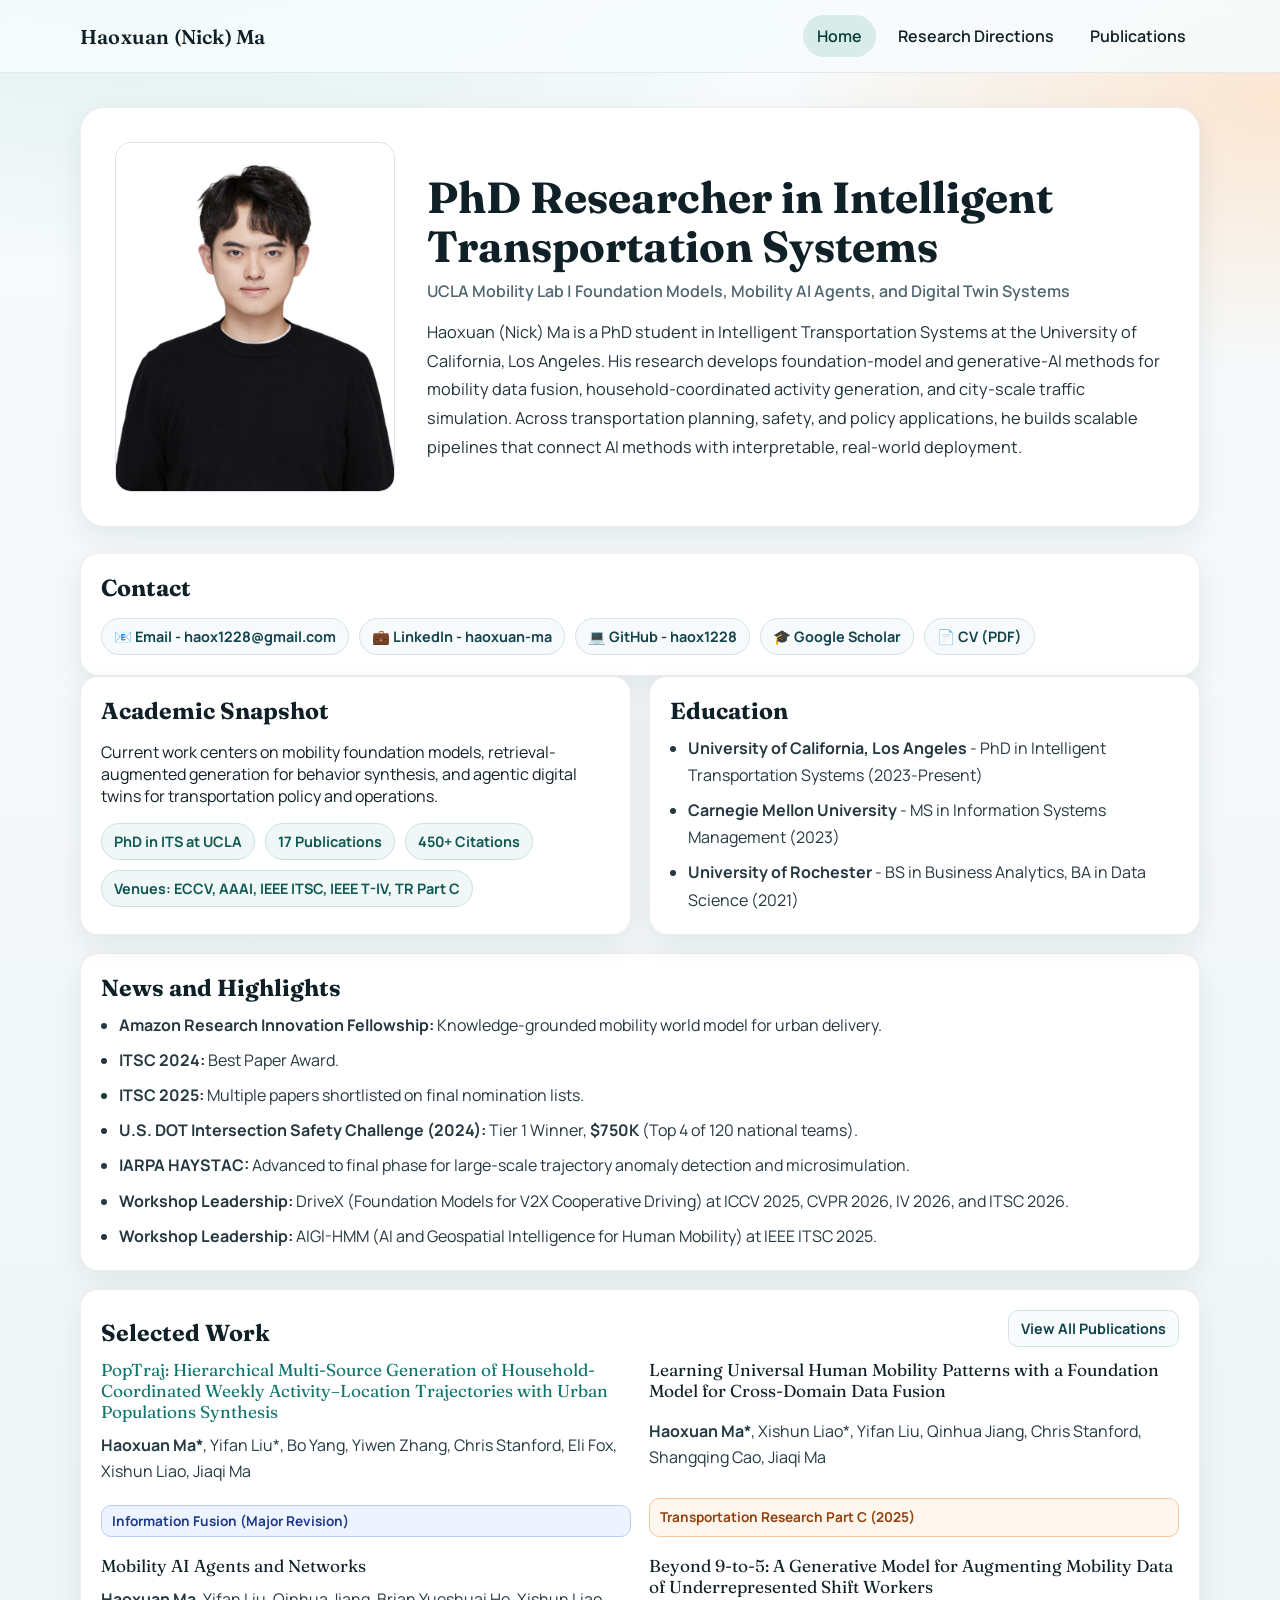
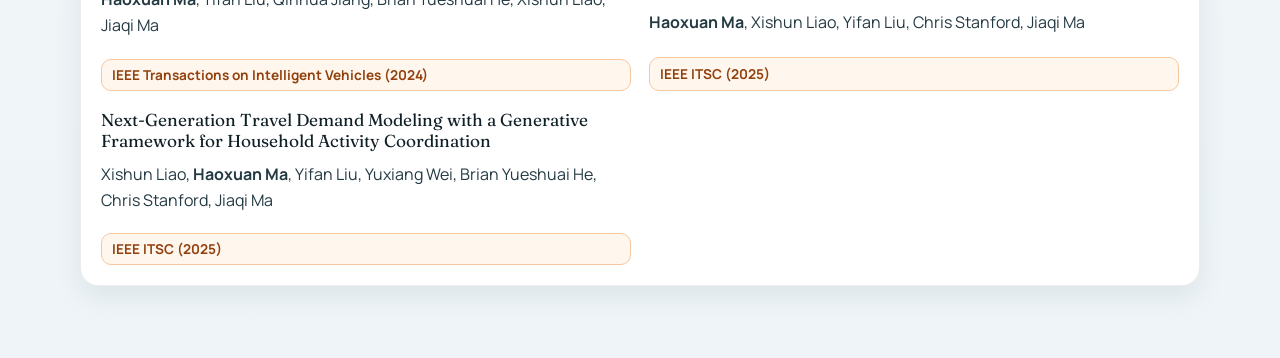
<file: index.html>
﻿<!DOCTYPE html>
<html lang="en">
<head>
  <meta charset="UTF-8">
  <meta name="viewport" content="width=device-width, initial-scale=1.0">
  <meta name="author" content="Haoxuan Ma">
  <meta name="description" content="Haoxuan (Nick) Ma | PhD researcher in intelligent transportation systems, mobility foundation models, and digital twin simulation.">
  <title>Haoxuan Ma | Academic Profile</title>
  <link rel="preconnect" href="https://fonts.googleapis.com">
  <link rel="preconnect" href="https://fonts.gstatic.com" crossorigin>
  <link href="https://fonts.googleapis.com/css2?family=Fraunces:opsz,wght@9..144,500;9..144,700&family=Manrope:wght@400;600;700;800&display=swap" rel="stylesheet">
  <link rel="stylesheet" href="assets/css/style.css">
</head>
<body>
  <header class="site-header">
    <div class="nav-wrap">
      <a class="brand" href="index.html">Haoxuan (Nick) Ma</a>
      <button class="nav-toggle" aria-label="Toggle navigation" aria-expanded="false">Menu</button>
      <nav class="nav-links" aria-label="Main Navigation">
        <a class="active" href="index.html">Home</a>
        <a href="research.html">Research Directions</a>
        <a href="publications.html">Publications</a>
      </nav>
    </div>
  </header>

  <main>
    <section class="hero">
      <img src="personalimage.JPG" alt="Portrait of Haoxuan Ma" class="hero-photo">
      <div>
        <h1>PhD Researcher in Intelligent Transportation Systems</h1>
        <p class="subtitle">UCLA Mobility Lab | Foundation Models, Mobility AI Agents, and Digital Twin Systems</p>
        <p class="bio">
          Haoxuan (Nick) Ma is a PhD student in Intelligent Transportation Systems at the University of California, Los Angeles. His research develops foundation-model and generative-AI methods for mobility data fusion, household-coordinated activity generation, and city-scale traffic simulation. Across transportation planning, safety, and policy applications, he builds scalable pipelines that connect AI methods with interpretable, real-world deployment.
        </p>
      </div>
    </section>

    <section class="card" style="margin-top:18px;">
      <h2>Contact</h2>
      <div class="token-row" aria-label="Contact Links">
        <a class="token" href="mailto:haox1228@gmail.com">📧 Email - haox1228@gmail.com</a>
        <a class="token" href="https://linkedin.com/in/haoxuan-ma" target="_blank" rel="noopener noreferrer">💼 LinkedIn - haoxuan-ma</a>
        <a class="token" href="https://github.com/haox1228" target="_blank" rel="noopener noreferrer">💻 GitHub - haox1228</a>
        <a class="token" href="https://scholar.google.com/citations?view_op=list_works&hl=en&authuser=1&hl=en&user=QSm9ImAAAAAJ&authuser=1" target="_blank" rel="noopener noreferrer">🎓 Google Scholar</a>
        <a class="token" href="assets/cv/haoxuan-ma-cv.pdf" target="_blank" rel="noopener noreferrer">📄 CV (PDF)</a>
      </div>
    </section>

    <section class="grid two">
      <article class="card">
        <h2>Academic Snapshot</h2>
        <p>
          Current work centers on mobility foundation models, retrieval-augmented generation for behavior synthesis, and agentic digital twins for transportation policy and operations.
        </p>
        <ul class="metrics">
          <li>PhD in ITS at UCLA</li>
          <li>17 Publications</li>
          <li>450+ Citations</li>
          <li>Venues: ECCV, AAAI, IEEE ITSC, IEEE T-IV, TR Part C</li>
        </ul>
      </article>

      <article class="card">
        <h2>Education</h2>
        <ul class="item-list">
          <li><strong>University of California, Los Angeles</strong> - PhD in Intelligent Transportation Systems (2023-Present)</li>
          <li><strong>Carnegie Mellon University</strong> - MS in Information Systems Management (2023)</li>
          <li><strong>University of Rochester</strong> - BS in Business Analytics, BA in Data Science (2021)</li>
        </ul>
      </article>
    </section>

    <section class="card" style="margin-top:18px;">
      <h2>News and Highlights</h2>
      <ul class="item-list">
        <li><strong>Amazon Research Innovation Fellowship:</strong> Knowledge-grounded mobility world model for urban delivery.</li>
        <li><strong>ITSC 2024:</strong> Best Paper Award.</li>
        <li><strong>ITSC 2025:</strong> Multiple papers shortlisted on final nomination lists.</li>
        <li><strong>U.S. DOT Intersection Safety Challenge (2024):</strong> Tier 1 Winner, <strong>$750K</strong> (Top 4 of 120 national teams).</li>
        <li><strong>IARPA HAYSTAC:</strong> Advanced to final phase for large-scale trajectory anomaly detection and microsimulation.</li>
        <li><strong>Workshop Leadership:</strong> DriveX (Foundation Models for V2X Cooperative Driving) at ICCV 2025, CVPR 2026, IV 2026, and ITSC 2026.</li>
        <li><strong>Workshop Leadership:</strong> AIGI-HMM (AI and Geospatial Intelligence for Human Mobility) at IEEE ITSC 2025.</li>
      </ul>
    </section>

    <section class="card" style="margin-top:18px;">
      <div class="section-head">
        <h2>Selected Work</h2>
        <a class="button" href="publications.html">View All Publications</a>
      </div>
      <div class="grid two">
        <article class="pub-card">
          <p class="pub-title"><a href="poptraj.html">PopTraj: Hierarchical Multi-Source Generation of Household-Coordinated Weekly Activity&ndash;Location Trajectories with Urban Populations Synthesis</a></p>
          <p class="pub-authors"><strong>Haoxuan Ma*</strong>, Yifan Liu*, Bo Yang, Yiwen Zhang, Chris Stanford, Eli Fox, Xishun Liao, Jiaqi Ma</p>
          <span class="venue-tag venue-review">Information Fusion (Major Revision)</span>
        </article>
        <article class="pub-card">
          <p class="pub-title">Learning Universal Human Mobility Patterns with a Foundation Model for Cross-Domain Data Fusion</p>
          <p class="pub-authors"><strong>Haoxuan Ma*</strong>, Xishun Liao*, Yifan Liu, Qinhua Jiang, Chris Stanford, Shangqing Cao, Jiaqi Ma</p>
          <span class="venue-tag">Transportation Research Part C (2025)</span>
        </article>
        <article class="pub-card">
          <p class="pub-title">Mobility AI Agents and Networks</p>
          <p class="pub-authors"><strong>Haoxuan Ma</strong>, Yifan Liu, Qinhua Jiang, Brian Yueshuai He, Xishun Liao, Jiaqi Ma</p>
          <span class="venue-tag">IEEE Transactions on Intelligent Vehicles (2024)</span>
        </article>
        <article class="pub-card">
          <p class="pub-title">Beyond 9-to-5: A Generative Model for Augmenting Mobility Data of Underrepresented Shift Workers</p>
          <p class="pub-authors"><strong>Haoxuan Ma</strong>, Xishun Liao, Yifan Liu, Chris Stanford, Jiaqi Ma</p>
          <span class="venue-tag">IEEE ITSC (2025)</span>
        </article>
        <article class="pub-card">
          <p class="pub-title">Next-Generation Travel Demand Modeling with a Generative Framework for Household Activity Coordination</p>
          <p class="pub-authors">Xishun Liao, <strong>Haoxuan Ma</strong>, Yifan Liu, Yuxiang Wei, Brian Yueshuai He, Chris Stanford, Jiaqi Ma</p>
          <span class="venue-tag">IEEE ITSC (2025)</span>
        </article>
      </div>
    </section>
  </main>

  <script src="assets/js/site.js"></script>
</body>
</html>
</file>
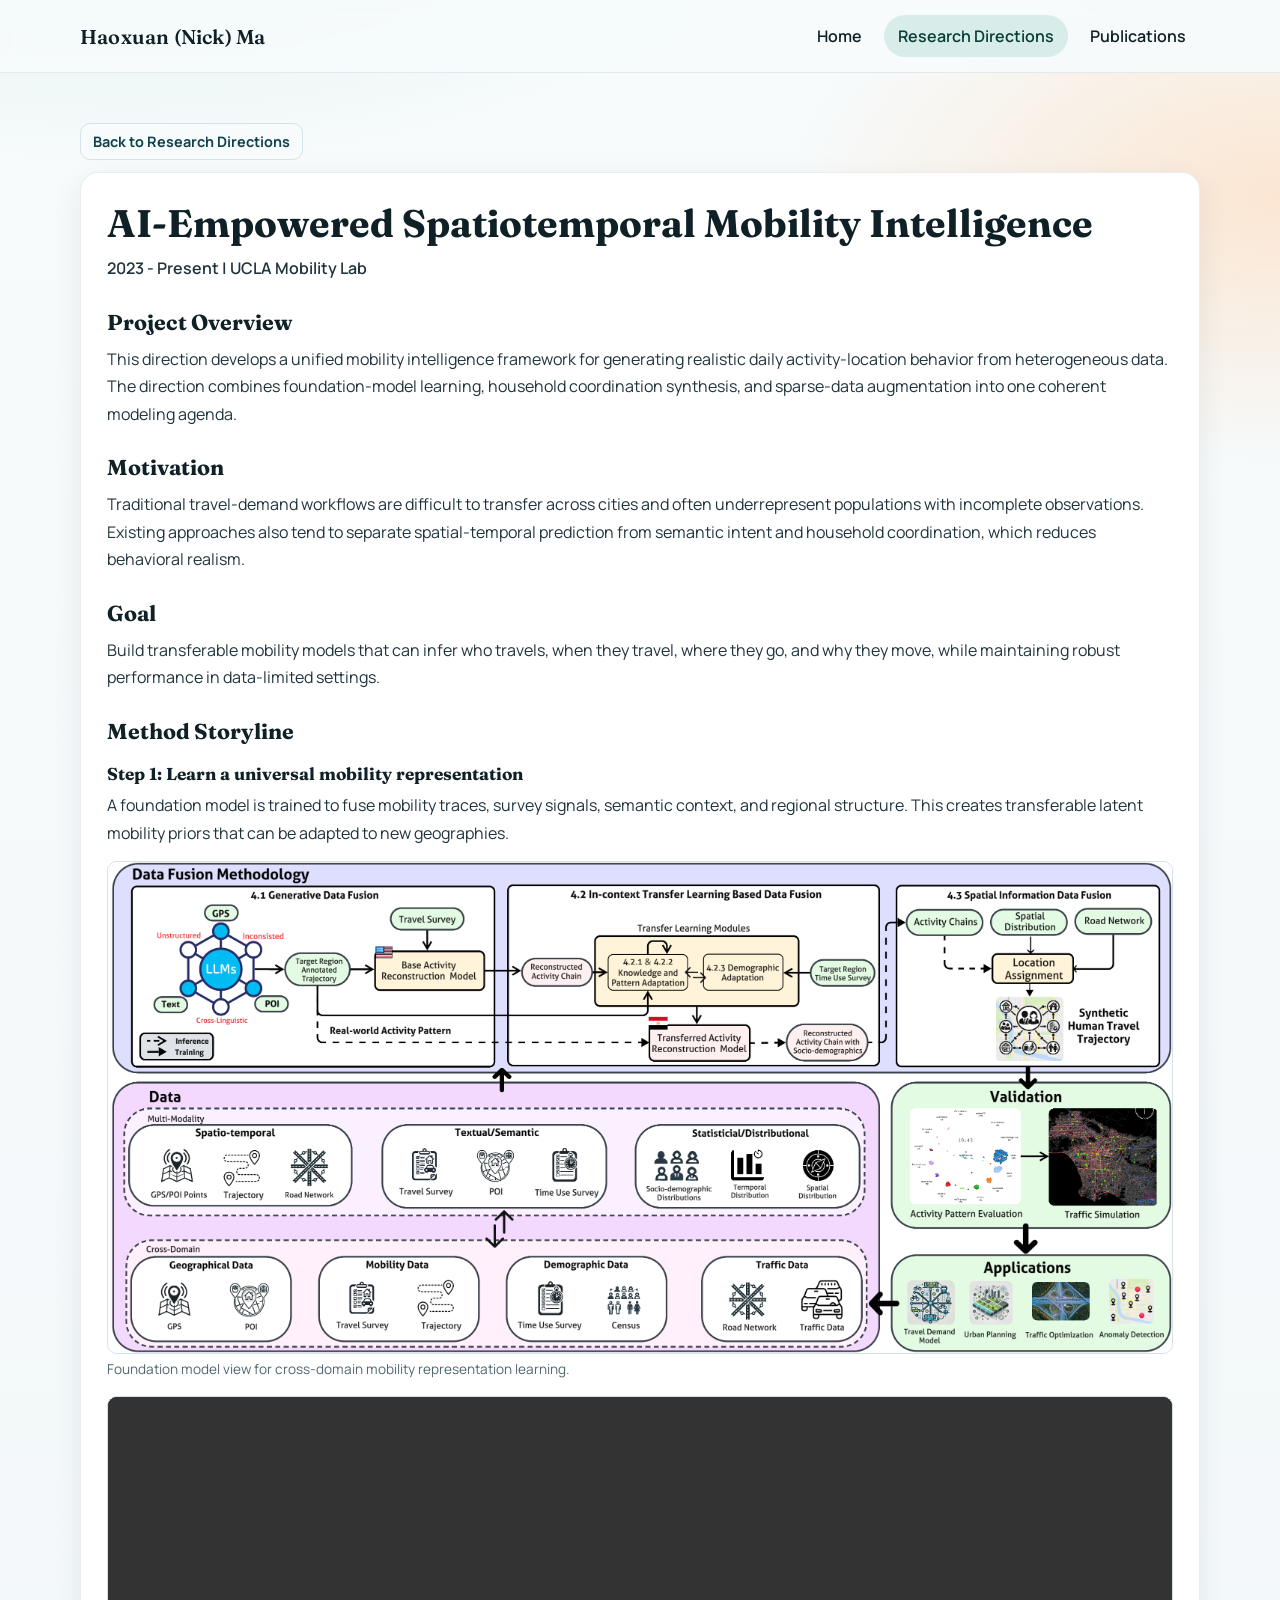
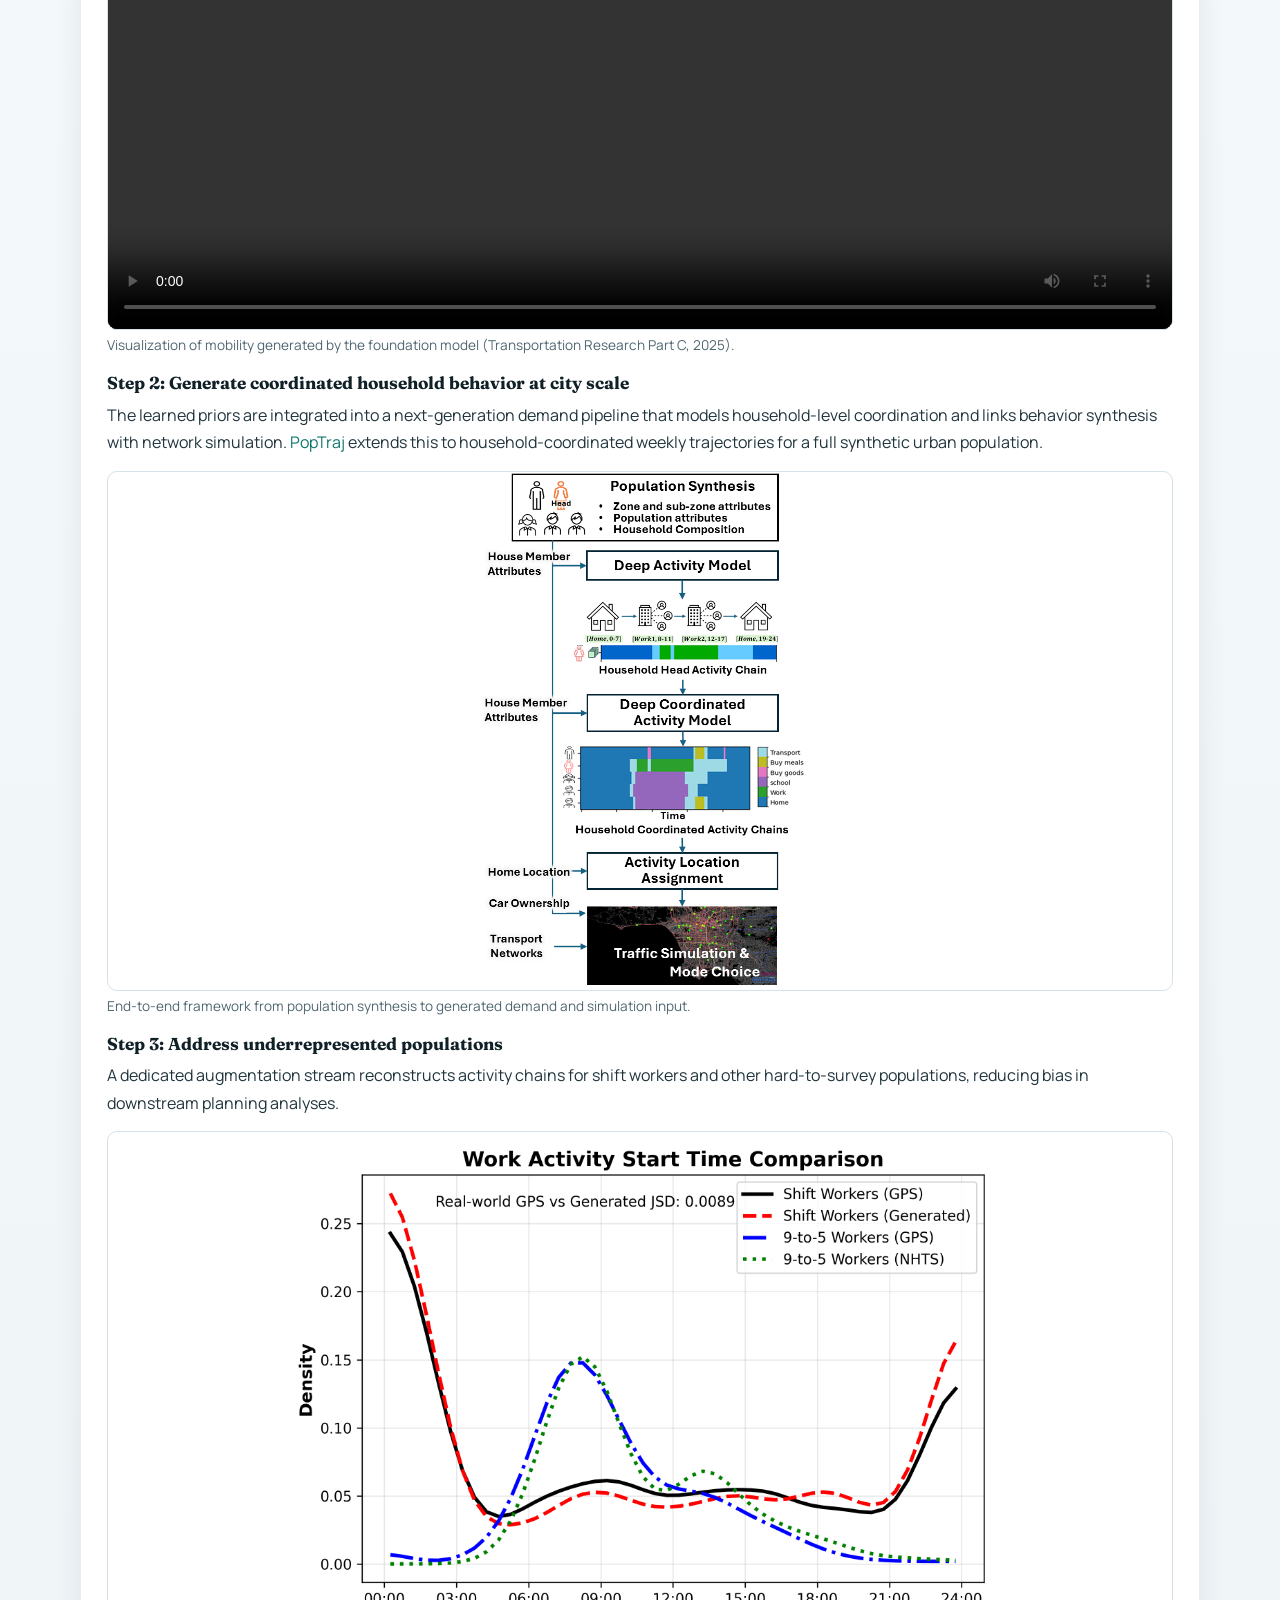
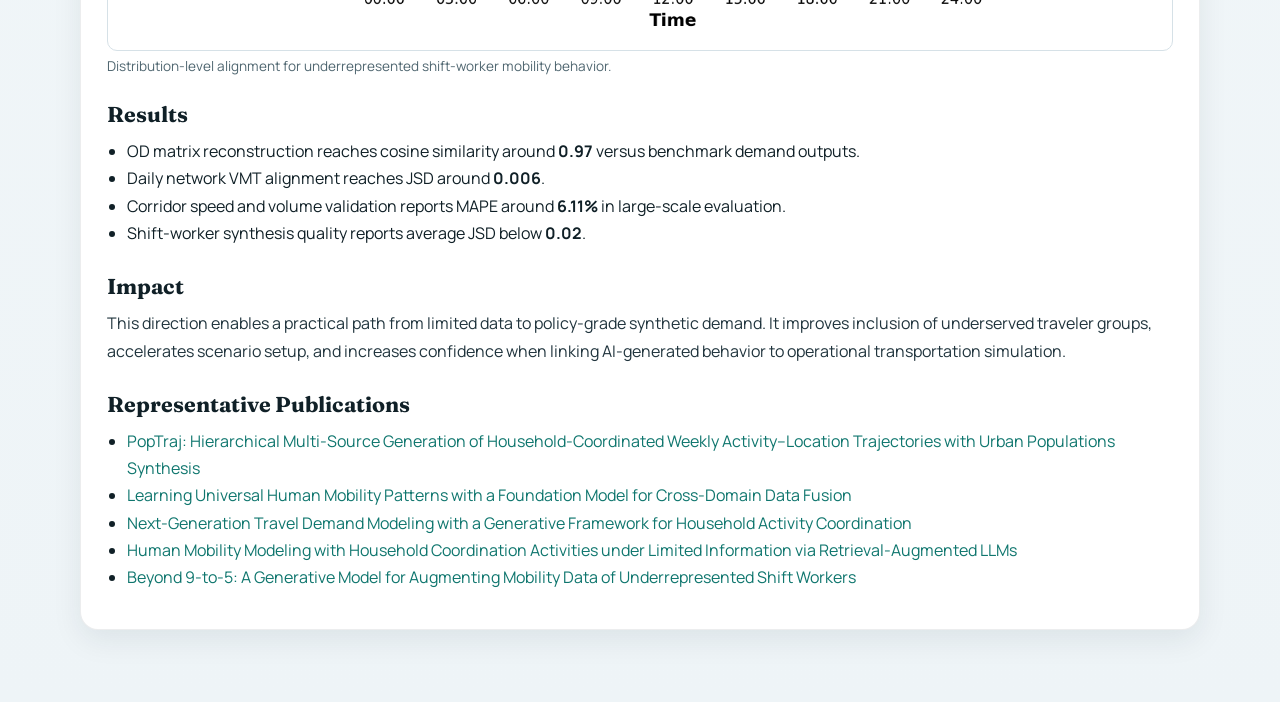
<file: direction-foundation.html>
﻿<!DOCTYPE html>
<html lang="en">
<head>
  <meta charset="UTF-8">
  <meta name="viewport" content="width=device-width, initial-scale=1.0">
  <meta name="author" content="Haoxuan Ma">
  <meta name="description" content="AI-Empowered Spatiotemporal Mobility Intelligence direction write-up.">
  <title>Mobility Intelligence Direction | Haoxuan Ma</title>
  <link rel="preconnect" href="https://fonts.googleapis.com">
  <link rel="preconnect" href="https://fonts.gstatic.com" crossorigin>
  <link href="https://fonts.googleapis.com/css2?family=Fraunces:opsz,wght@9..144,500;9..144,700&family=Manrope:wght@400;600;700;800&display=swap" rel="stylesheet">
  <link rel="stylesheet" href="assets/css/style.css">
</head>
<body>
  <header class="site-header">
    <div class="nav-wrap">
      <a class="brand" href="index.html">Haoxuan (Nick) Ma</a>
      <button class="nav-toggle" aria-label="Toggle navigation" aria-expanded="false">Menu</button>
      <nav class="nav-links" aria-label="Main Navigation">
        <a href="index.html">Home</a>
        <a class="active" href="research.html">Research Directions</a>
        <a href="publications.html">Publications</a>
      </nav>
    </div>
  </header>

  <main>
    <p class="back-link"><a class="button" href="research.html">Back to Research Directions</a></p>

    <article class="markdown-page">
      <h1>AI-Empowered Spatiotemporal Mobility Intelligence</h1>
      <p class="subtitle">2023 - Present | UCLA Mobility Lab</p>

      <h2>Project Overview</h2>
      <p>
        This direction develops a unified mobility intelligence framework for generating realistic daily activity-location behavior from heterogeneous data. The direction combines foundation-model learning, household coordination synthesis, and sparse-data augmentation into one coherent modeling agenda.
      </p>

      <h2>Motivation</h2>
      <p>
        Traditional travel-demand workflows are difficult to transfer across cities and often underrepresent populations with incomplete observations. Existing approaches also tend to separate spatial-temporal prediction from semantic intent and household coordination, which reduces behavioral realism.
      </p>

      <h2>Goal</h2>
      <p>
        Build transferable mobility models that can infer who travels, when they travel, where they go, and why they move, while maintaining robust performance in data-limited settings.
      </p>

      <h2>Method Storyline</h2>
      <h3>Step 1: Learn a universal mobility representation</h3>
      <p>
        A foundation model is trained to fuse mobility traces, survey signals, semantic context, and regional structure. This creates transferable latent mobility priors that can be adapted to new geographies.
      </p>
      <figure class="doc-figure">
        <img src="assets/figures/foundation-maingraph.png" alt="Foundation model architecture for universal mobility patterns">
        <figcaption>Foundation model view for cross-domain mobility representation learning.</figcaption>
      </figure>
      <figure class="doc-figure" id="trc-video">
        <video controls preload="metadata">
          <source src="assets/videos/mobility-foundation-model.mp4" type="video/mp4">
        </video>
        <figcaption>Visualization of mobility generated by the foundation model (Transportation Research Part C, 2025).</figcaption>
      </figure>

      <h3>Step 2: Generate coordinated household behavior at city scale</h3>
      <p>
        The learned priors are integrated into a next-generation demand pipeline that models household-level coordination and links behavior synthesis with network simulation. <a href="poptraj.html">PopTraj</a> extends this to household-coordinated weekly trajectories for a full synthetic urban population.
      </p>
      <figure class="doc-figure">
        <img src="assets/figures/nextgen-framework.png" alt="Household coordinated travel demand generation framework">
        <figcaption>End-to-end framework from population synthesis to generated demand and simulation input.</figcaption>
      </figure>

      <h3>Step 3: Address underrepresented populations</h3>
      <p>
        A dedicated augmentation stream reconstructs activity chains for shift workers and other hard-to-survey populations, reducing bias in downstream planning analyses.
      </p>
      <figure class="doc-figure">
        <img class="figure-transparent" src="assets/figures/overnight-workers.png" alt="Shift worker distribution comparison">
        <figcaption>Distribution-level alignment for underrepresented shift-worker mobility behavior.</figcaption>
      </figure>

      <h2>Results</h2>
      <ul>
        <li>OD matrix reconstruction reaches cosine similarity around <strong>0.97</strong> versus benchmark demand outputs.</li>
        <li>Daily network VMT alignment reaches JSD around <strong>0.006</strong>.</li>
        <li>Corridor speed and volume validation reports MAPE around <strong>6.11%</strong> in large-scale evaluation.</li>
        <li>Shift-worker synthesis quality reports average JSD below <strong>0.02</strong>.</li>
      </ul>

      <h2>Impact</h2>
      <p>
        This direction enables a practical path from limited data to policy-grade synthetic demand. It improves inclusion of underserved traveler groups, accelerates scenario setup, and increases confidence when linking AI-generated behavior to operational transportation simulation.
      </p>

      <h2>Representative Publications</h2>
      <ul>
        <li><a href="poptraj.html">PopTraj: Hierarchical Multi-Source Generation of Household-Coordinated Weekly Activity&ndash;Location Trajectories with Urban Populations Synthesis</a></li>
        <li><a href="assets/papers/learning-universal-human-mobility.pdf" target="_blank" rel="noopener noreferrer">Learning Universal Human Mobility Patterns with a Foundation Model for Cross-Domain Data Fusion</a></li>
        <li><a href="assets/papers/nextgen-travel-demand.pdf" target="_blank" rel="noopener noreferrer">Next-Generation Travel Demand Modeling with a Generative Framework for Household Activity Coordination</a></li>
        <li><a href="assets/papers/household-rag-llm.pdf" target="_blank" rel="noopener noreferrer">Human Mobility Modeling with Household Coordination Activities under Limited Information via Retrieval-Augmented LLMs</a></li>
        <li><a href="assets/papers/beyond-9-to-5.pdf" target="_blank" rel="noopener noreferrer">Beyond 9-to-5: A Generative Model for Augmenting Mobility Data of Underrepresented Shift Workers</a></li>
      </ul>
    </article>
  </main>
  <script src="assets/js/site.js"></script>
</body>
</html>
</file>
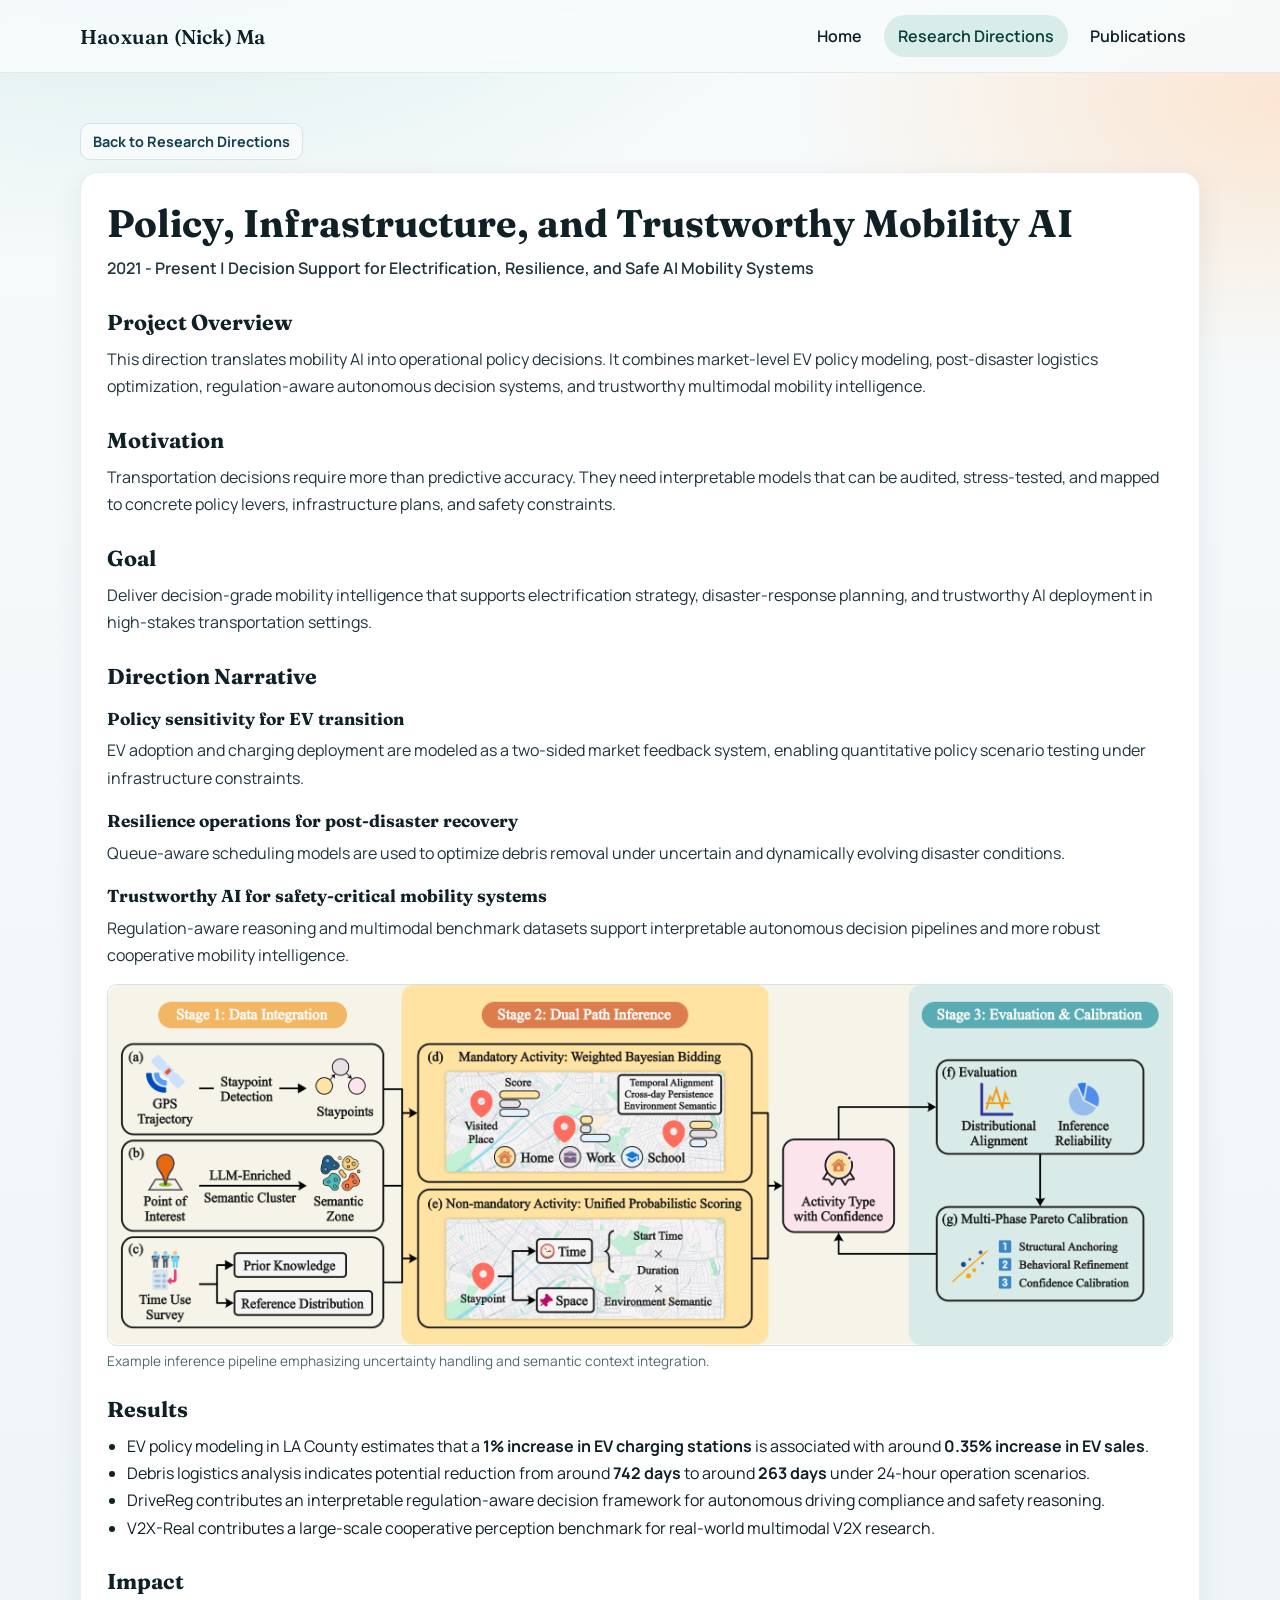
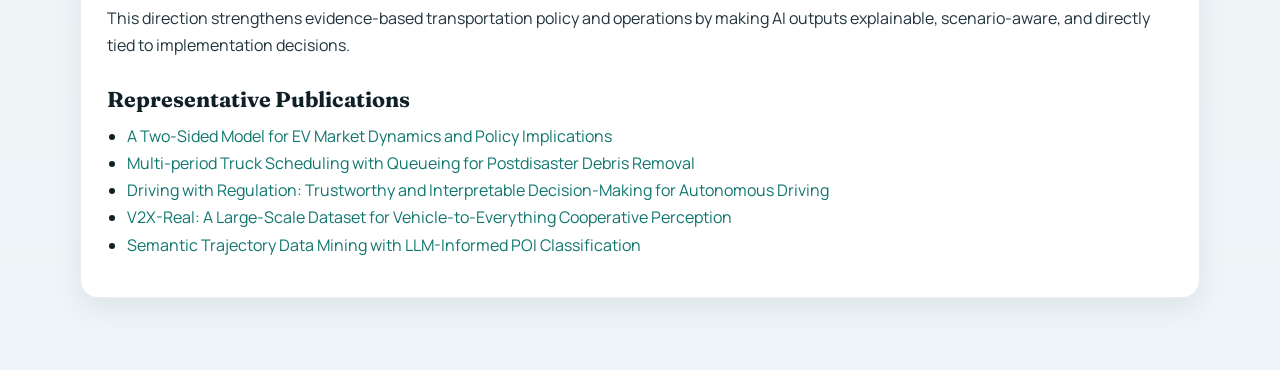
<file: direction-policy.html>
﻿<!DOCTYPE html>
<html lang="en">
<head>
  <meta charset="UTF-8">
  <meta name="viewport" content="width=device-width, initial-scale=1.0">
  <meta name="author" content="Haoxuan Ma">
  <meta name="description" content="Policy, infrastructure, and trustworthy mobility AI direction write-up.">
  <title>Policy and Trustworthy Mobility AI | Haoxuan Ma</title>
  <link rel="preconnect" href="https://fonts.googleapis.com">
  <link rel="preconnect" href="https://fonts.gstatic.com" crossorigin>
  <link href="https://fonts.googleapis.com/css2?family=Fraunces:opsz,wght@9..144,500;9..144,700&family=Manrope:wght@400;600;700;800&display=swap" rel="stylesheet">
  <link rel="stylesheet" href="assets/css/style.css">
</head>
<body>
  <header class="site-header">
    <div class="nav-wrap">
      <a class="brand" href="index.html">Haoxuan (Nick) Ma</a>
      <button class="nav-toggle" aria-label="Toggle navigation" aria-expanded="false">Menu</button>
      <nav class="nav-links" aria-label="Main Navigation">
        <a href="index.html">Home</a>
        <a class="active" href="research.html">Research Directions</a>
        <a href="publications.html">Publications</a>
      </nav>
    </div>
  </header>

  <main>
    <p class="back-link"><a class="button" href="research.html">Back to Research Directions</a></p>

    <article class="markdown-page">
      <h1>Policy, Infrastructure, and Trustworthy Mobility AI</h1>
      <p class="subtitle">2021 - Present | Decision Support for Electrification, Resilience, and Safe AI Mobility Systems</p>

      <h2>Project Overview</h2>
      <p>
        This direction translates mobility AI into operational policy decisions. It combines market-level EV policy modeling, post-disaster logistics optimization, regulation-aware autonomous decision systems, and trustworthy multimodal mobility intelligence.
      </p>

      <h2>Motivation</h2>
      <p>
        Transportation decisions require more than predictive accuracy. They need interpretable models that can be audited, stress-tested, and mapped to concrete policy levers, infrastructure plans, and safety constraints.
      </p>

      <h2>Goal</h2>
      <p>
        Deliver decision-grade mobility intelligence that supports electrification strategy, disaster-response planning, and trustworthy AI deployment in high-stakes transportation settings.
      </p>

      <h2>Direction Narrative</h2>
      <h3>Policy sensitivity for EV transition</h3>
      <p>
        EV adoption and charging deployment are modeled as a two-sided market feedback system, enabling quantitative policy scenario testing under infrastructure constraints.
      </p>

      <h3>Resilience operations for post-disaster recovery</h3>
      <p>
        Queue-aware scheduling models are used to optimize debris removal under uncertain and dynamically evolving disaster conditions.
      </p>

      <h3>Trustworthy AI for safety-critical mobility systems</h3>
      <p>
        Regulation-aware reasoning and multimodal benchmark datasets support interpretable autonomous decision pipelines and more robust cooperative mobility intelligence.
      </p>

      <figure class="doc-figure">
        <img src="assets/figures/semantic-methodology.png" alt="Semantic and uncertainty-aware mobility inference pipeline">
        <figcaption>Example inference pipeline emphasizing uncertainty handling and semantic context integration.</figcaption>
      </figure>

      <h2>Results</h2>
      <ul>
        <li>EV policy modeling in LA County estimates that a <strong>1% increase in EV charging stations</strong> is associated with around <strong>0.35% increase in EV sales</strong>.</li>
        <li>Debris logistics analysis indicates potential reduction from around <strong>742 days</strong> to around <strong>263 days</strong> under 24-hour operation scenarios.</li>
        <li>DriveReg contributes an interpretable regulation-aware decision framework for autonomous driving compliance and safety reasoning.</li>
        <li>V2X-Real contributes a large-scale cooperative perception benchmark for real-world multimodal V2X research.</li>
      </ul>

      <h2>Impact</h2>
      <p>
        This direction strengthens evidence-based transportation policy and operations by making AI outputs explainable, scenario-aware, and directly tied to implementation decisions.
      </p>

      <h2>Representative Publications</h2>
      <ul>
        <li><a href="assets/papers/ev-two-sided.pdf" target="_blank" rel="noopener noreferrer">A Two-Sided Model for EV Market Dynamics and Policy Implications</a></li>
        <li><a href="assets/papers/truck-scheduling-wildfires.pdf" target="_blank" rel="noopener noreferrer">Multi-period Truck Scheduling with Queueing for Postdisaster Debris Removal</a></li>
        <li><a href="assets/papers/drivereg.pdf" target="_blank" rel="noopener noreferrer">Driving with Regulation: Trustworthy and Interpretable Decision-Making for Autonomous Driving</a></li>
        <li><a href="assets/papers/v2x-real.pdf" target="_blank" rel="noopener noreferrer">V2X-Real: A Large-Scale Dataset for Vehicle-to-Everything Cooperative Perception</a></li>
        <li><a href="assets/papers/semantic-trajectory.pdf" target="_blank" rel="noopener noreferrer">Semantic Trajectory Data Mining with LLM-Informed POI Classification</a></li>
      </ul>
    </article>
  </main>
  <script src="assets/js/site.js"></script>
</body>
</html>
</file>
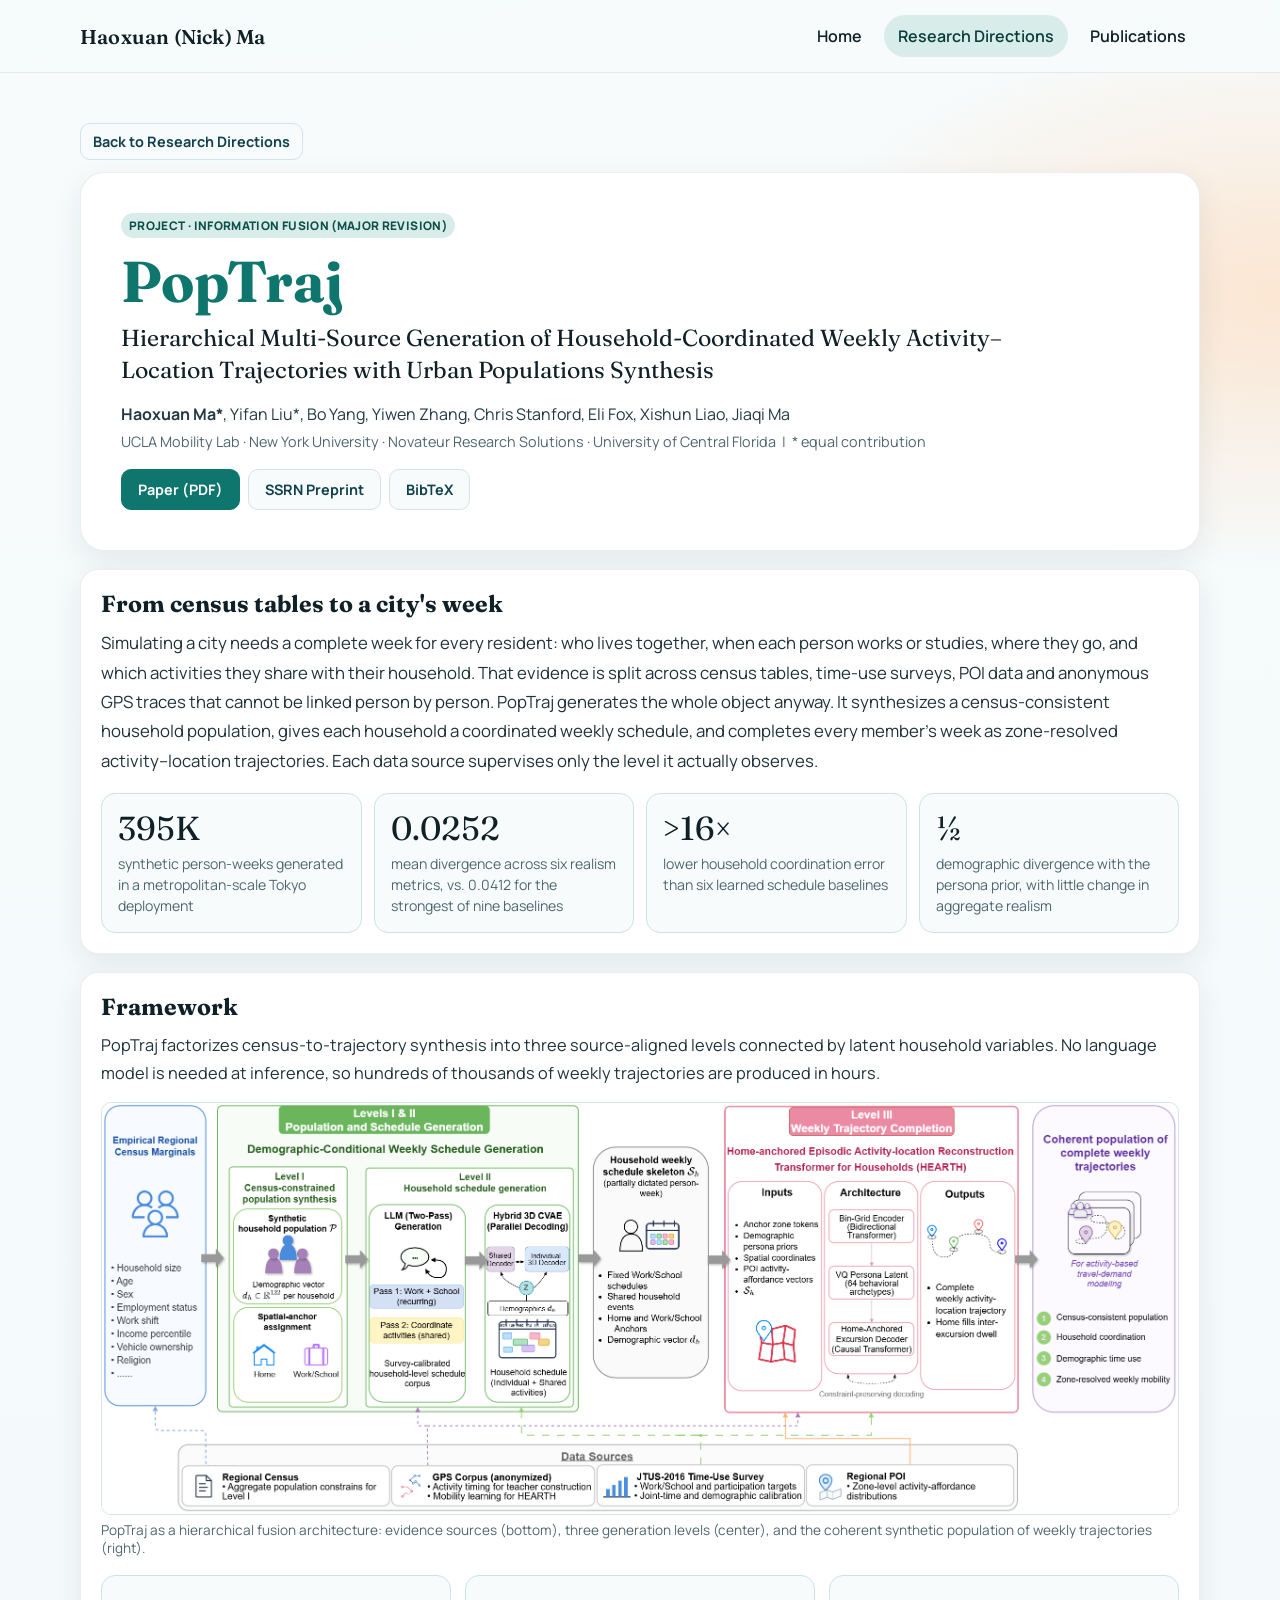
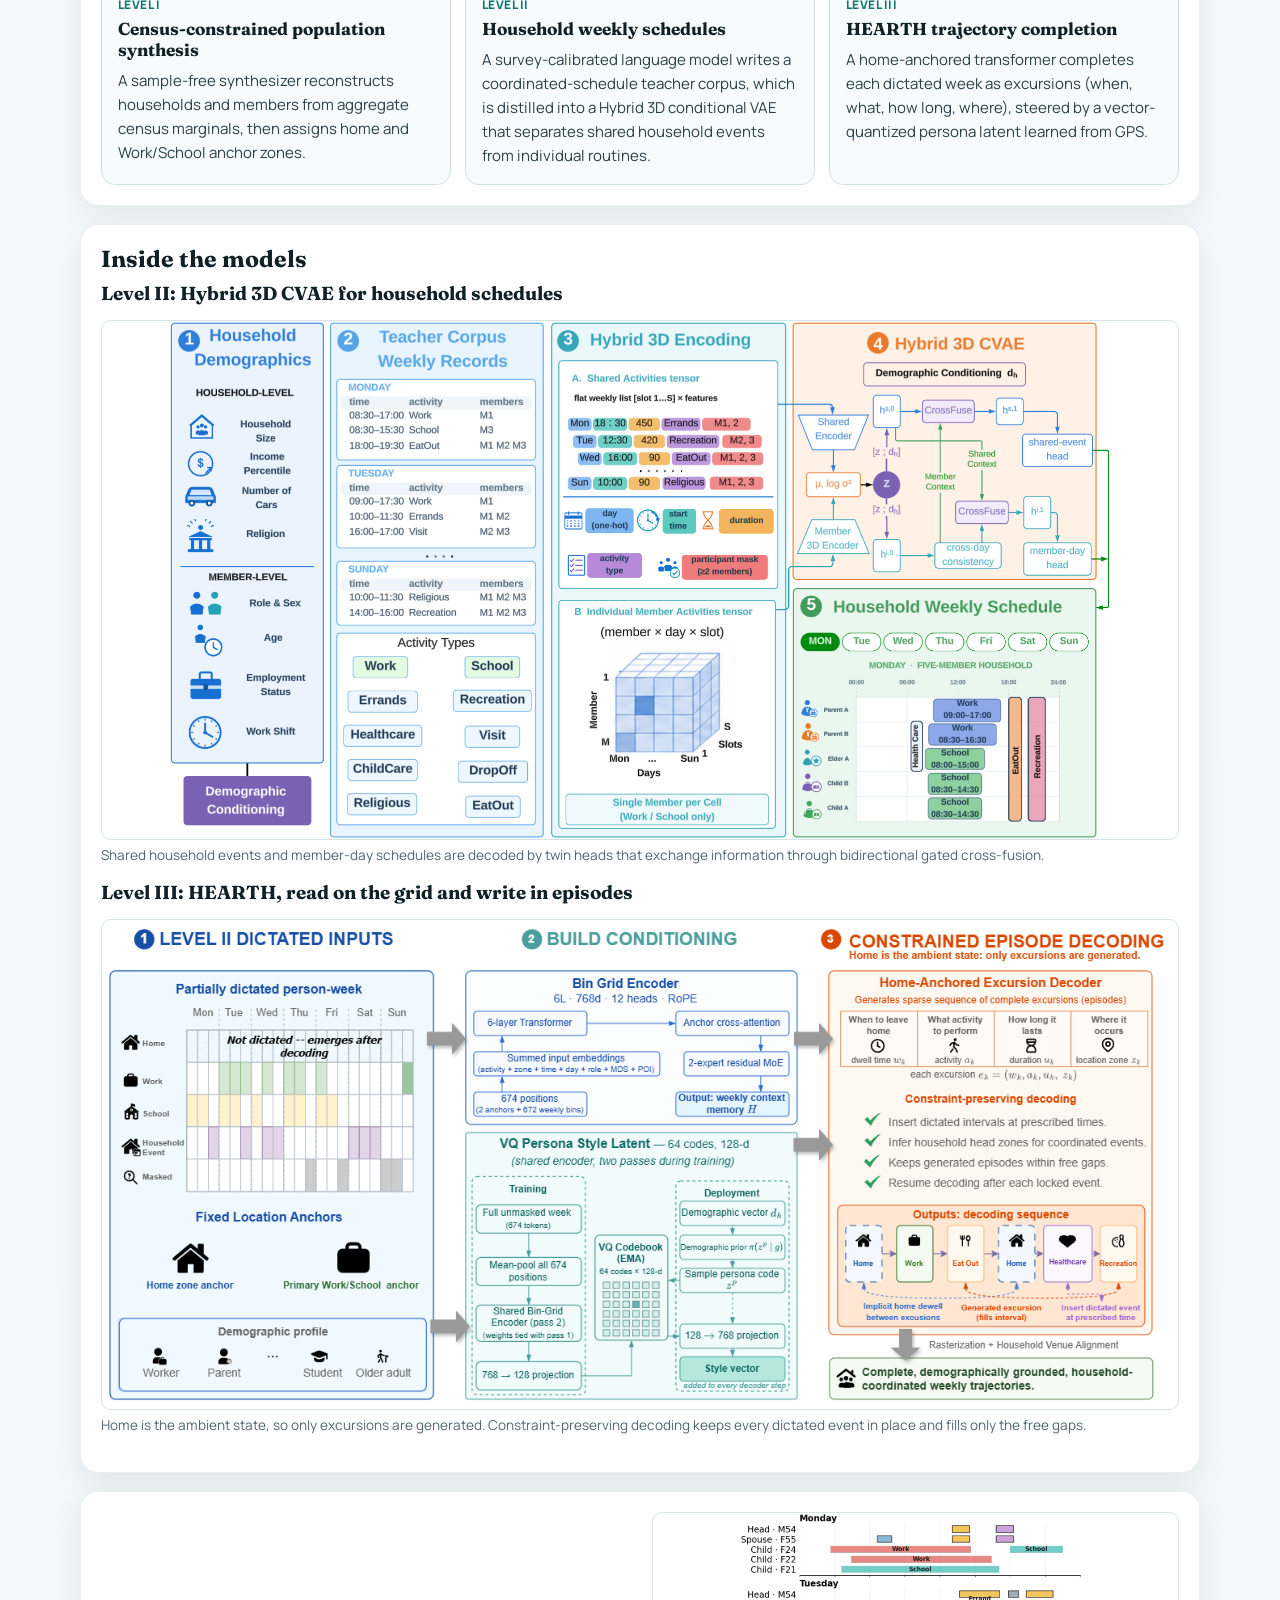
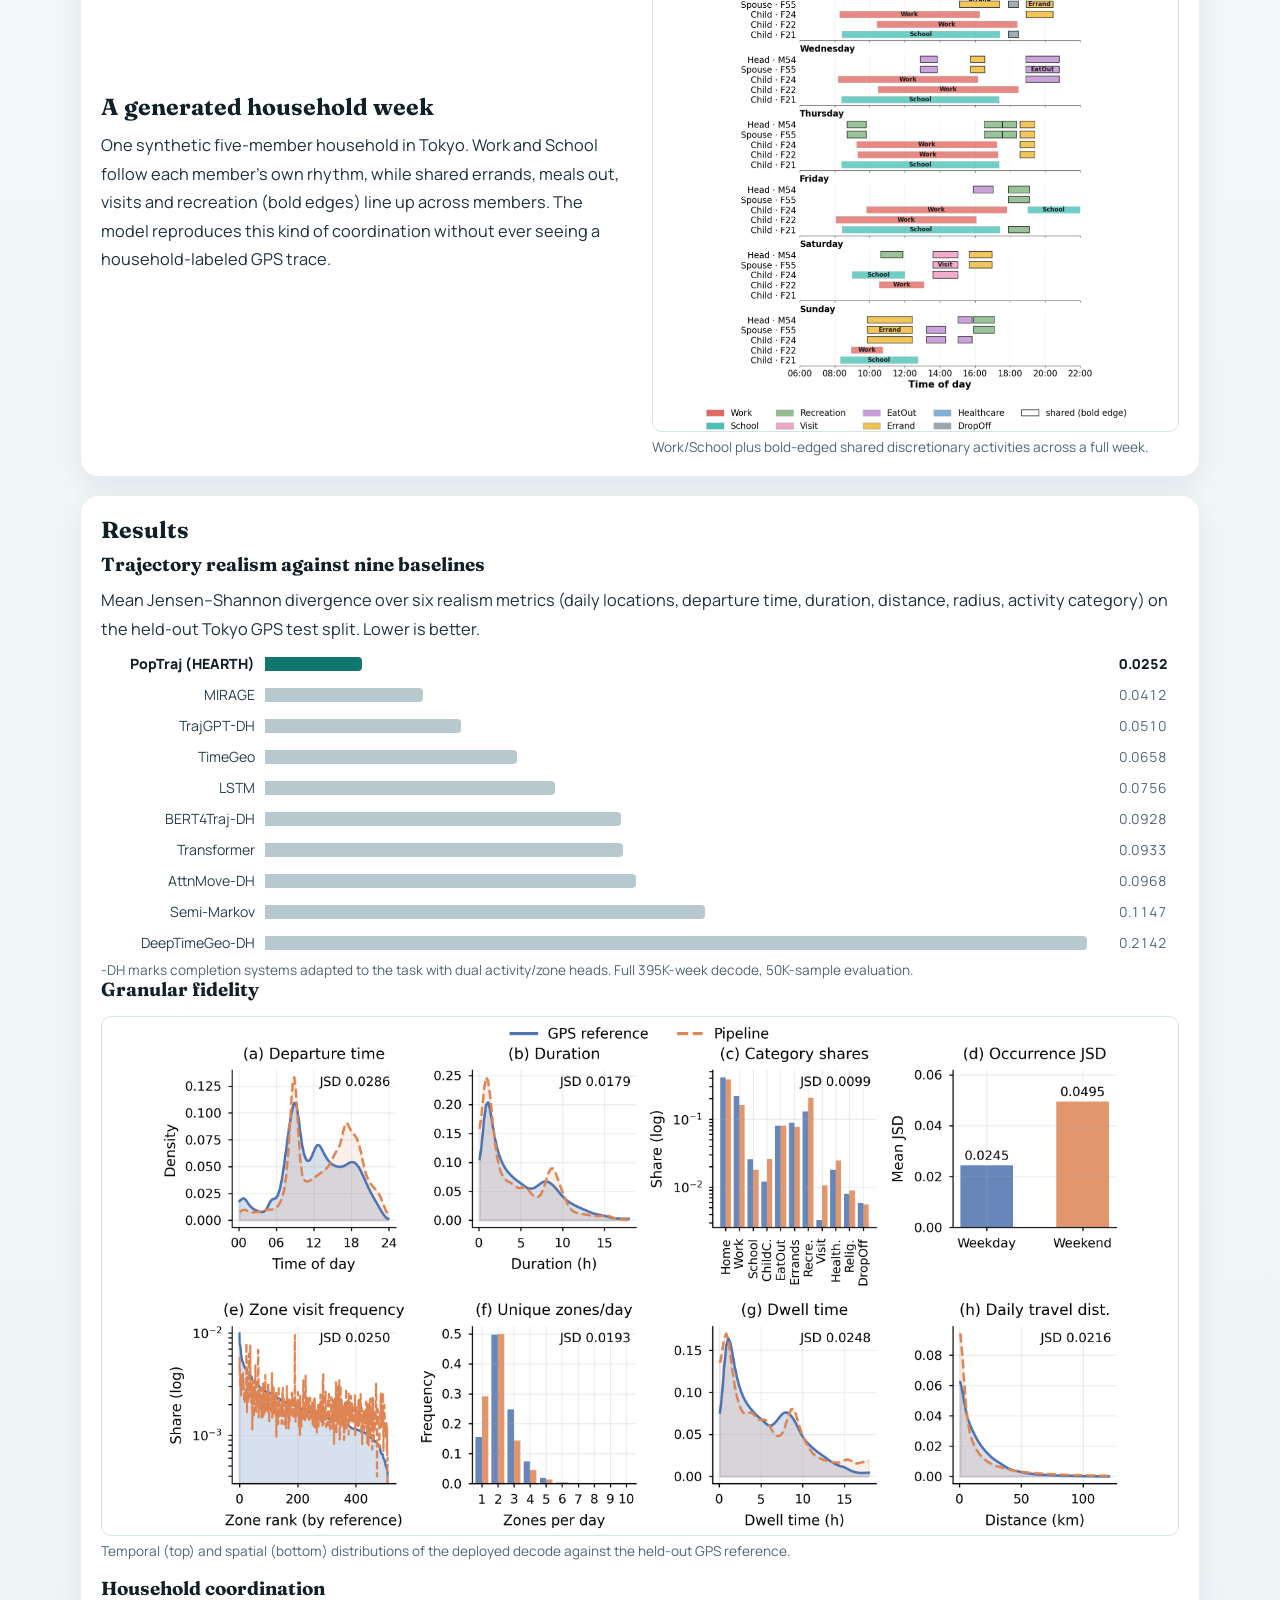
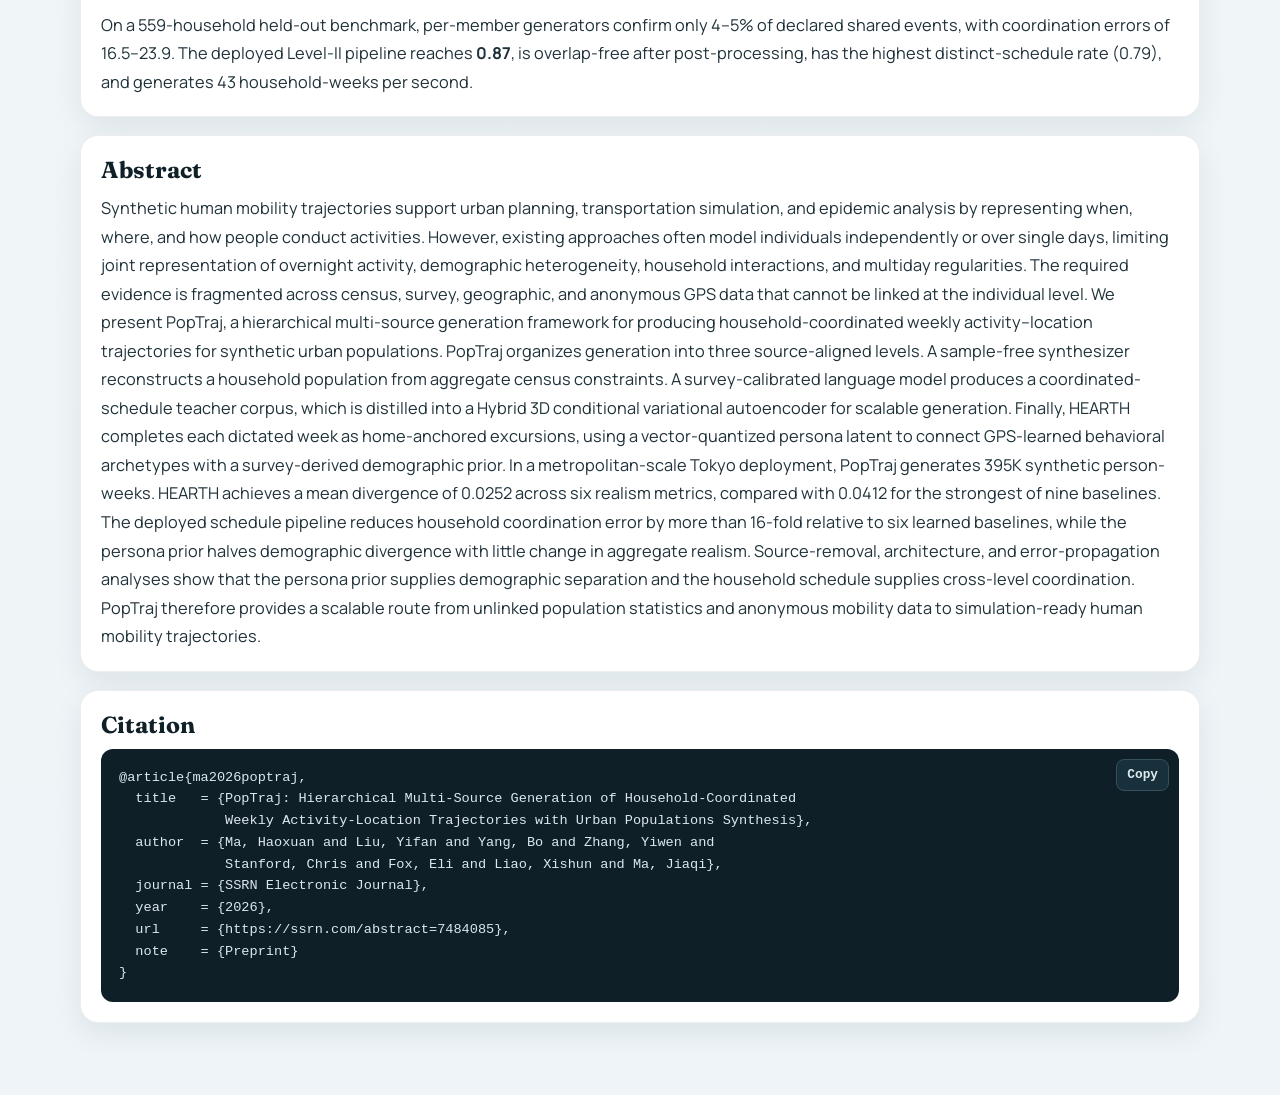
<file: poptraj.html>
<!DOCTYPE html>
<html lang="en">
<head>
  <meta charset="UTF-8">
  <meta name="viewport" content="width=device-width, initial-scale=1.0">
  <meta name="author" content="Haoxuan Ma">
  <meta name="description" content="PopTraj: hierarchical multi-source generation of household-coordinated weekly activity-location trajectories for synthetic urban populations.">
  <title>PopTraj | Haoxuan Ma</title>
  <link rel="preconnect" href="https://fonts.googleapis.com">
  <link rel="preconnect" href="https://fonts.gstatic.com" crossorigin>
  <link href="https://fonts.googleapis.com/css2?family=Fraunces:opsz,wght@9..144,500;9..144,700&family=Manrope:wght@400;600;700;800&display=swap" rel="stylesheet">
  <link rel="stylesheet" href="assets/css/style.css">
</head>
<body>
  <header class="site-header">
    <div class="nav-wrap">
      <a class="brand" href="index.html">Haoxuan (Nick) Ma</a>
      <button class="nav-toggle" aria-label="Toggle navigation" aria-expanded="false">Menu</button>
      <nav class="nav-links" aria-label="Main Navigation">
        <a href="index.html">Home</a>
        <a class="active" href="research.html">Research Directions</a>
        <a href="publications.html">Publications</a>
      </nav>
    </div>
  </header>

  <main>
    <p class="back-link"><a class="button" href="research.html">Back to Research Directions</a></p>

    <section class="project-hero">
      <span class="project-meta">Project &middot; Information Fusion (Major Revision)</span>
      <h1 class="project-name">PopTraj</h1>
      <p class="project-fulltitle">Hierarchical Multi-Source Generation of Household-Coordinated Weekly Activity&ndash;Location Trajectories with Urban Populations Synthesis</p>
      <p class="project-authors"><strong>Haoxuan Ma*</strong>, Yifan Liu*, Bo Yang, Yiwen Zhang, Chris Stanford, Eli Fox, Xishun Liao, Jiaqi Ma</p>
      <p class="project-affil">UCLA Mobility Lab &middot; New York University &middot; Novateur Research Solutions &middot; University of Central Florida &nbsp;|&nbsp; * equal contribution</p>
      <div class="pub-links">
        <a class="button button-primary" href="assets/papers/poptraj.pdf" target="_blank" rel="noopener noreferrer">Paper (PDF)</a>
        <a class="button" href="https://ssrn.com/abstract=7484085" target="_blank" rel="noopener noreferrer">SSRN Preprint</a>
        <a class="button" href="#bibtex">BibTeX</a>
      </div>
    </section>

    <section class="card" style="margin-top:18px;">
      <h2>From census tables to a city's week</h2>
      <p class="tldr">
        Simulating a city needs a complete week for every resident: who lives together, when each person works or studies, where they go, and which activities they share with their household. That evidence is split across census tables, time-use surveys, POI data and anonymous GPS traces that cannot be linked person by person. PopTraj generates the whole object anyway. It synthesizes a census-consistent household population, gives each household a coordinated weekly schedule, and completes every member's week as zone-resolved activity&ndash;location trajectories. Each data source supervises only the level it actually observes.
      </p>
      <div class="stat-grid">
        <div class="stat-tile">
          <span class="stat-value">395K</span>
          <span class="stat-label">synthetic person-weeks generated in a metropolitan-scale Tokyo deployment</span>
        </div>
        <div class="stat-tile">
          <span class="stat-value">0.0252</span>
          <span class="stat-label">mean divergence across six realism metrics, vs. 0.0412 for the strongest of nine baselines</span>
        </div>
        <div class="stat-tile">
          <span class="stat-value">&gt;16&times;</span>
          <span class="stat-label">lower household coordination error than six learned schedule baselines</span>
        </div>
        <div class="stat-tile">
          <span class="stat-value">&frac12;</span>
          <span class="stat-label">demographic divergence with the persona prior, with little change in aggregate realism</span>
        </div>
      </div>
    </section>

    <section class="card" style="margin-top:18px;">
      <h2>Framework</h2>
      <p class="story">
        PopTraj factorizes census-to-trajectory synthesis into three source-aligned levels connected by latent household variables. No language model is needed at inference, so hundreds of thousands of weekly trajectories are produced in hours.
      </p>
      <figure class="doc-figure">
        <img src="assets/figures/poptraj-framework.png" alt="PopTraj hierarchical framework: census marginals feed Level I population synthesis, Level II household schedule generation, and Level III HEARTH weekly trajectory completion, supported by census, GPS, time-use survey and POI data sources">
        <figcaption>PopTraj as a hierarchical fusion architecture: evidence sources (bottom), three generation levels (center), and the coherent synthetic population of weekly trajectories (right).</figcaption>
      </figure>

      <div class="level-grid">
        <article class="level-card">
          <span class="level-tag">Level I</span>
          <h3>Census-constrained population synthesis</h3>
          <p>A sample-free synthesizer reconstructs households and members from aggregate census marginals, then assigns home and Work/School anchor zones.</p>
        </article>
        <article class="level-card">
          <span class="level-tag">Level II</span>
          <h3>Household weekly schedules</h3>
          <p>A survey-calibrated language model writes a coordinated-schedule teacher corpus, which is distilled into a Hybrid 3D conditional VAE that separates shared household events from individual routines.</p>
        </article>
        <article class="level-card">
          <span class="level-tag">Level III</span>
          <h3>HEARTH trajectory completion</h3>
          <p>A home-anchored transformer completes each dictated week as excursions (when, what, how long, where), steered by a vector-quantized persona latent learned from GPS.</p>
        </article>
      </div>
    </section>

    <section class="card" style="margin-top:18px;">
      <h2>Inside the models</h2>
      <h3>Level II: Hybrid 3D CVAE for household schedules</h3>
      <figure class="doc-figure">
        <img src="assets/figures/poptraj-cvae.png" alt="Hybrid 3D CVAE: household demographics and teacher-corpus weekly records are encoded as a shared-activity list and a member by day by slot tensor, decoded by twin heads with gated cross-fusion into a household weekly schedule">
        <figcaption>Shared household events and member-day schedules are decoded by twin heads that exchange information through bidirectional gated cross-fusion.</figcaption>
      </figure>

      <h3>Level III: HEARTH, read on the grid and write in episodes</h3>
      <figure class="doc-figure">
        <img src="assets/figures/poptraj-hearth.png" alt="HEARTH: a partially dictated person-week and demographic profile are encoded by a bin-grid transformer with a VQ persona latent, then a home-anchored excursion decoder generates excursions under constraint-preserving decoding">
        <figcaption>Home is the ambient state, so only excursions are generated. Constraint-preserving decoding keeps every dictated event in place and fills only the free gaps.</figcaption>
      </figure>
    </section>

    <section class="card" style="margin-top:18px;">
      <div class="split">
        <div>
          <h2>A generated household week</h2>
          <p class="story">
            One synthetic five-member household in Tokyo. Work and School follow each member's own rhythm, while shared errands, meals out, visits and recreation (bold edges) line up across members. The model reproduces this kind of coordination without ever seeing a household-labeled GPS trace.
          </p>
        </div>
        <figure class="doc-figure" style="margin:0;">
          <img src="assets/figures/poptraj-household-week.png" alt="Gantt chart of one generated five-member household across Monday to Sunday, showing individual Work and School blocks and shared discretionary activities">
          <figcaption>Work/School plus bold-edged shared discretionary activities across a full week.</figcaption>
        </figure>
      </div>
    </section>

    <section class="card" style="margin-top:18px;">
      <h2>Results</h2>
      <h3>Trajectory realism against nine baselines</h3>
      <p class="story">Mean Jensen&ndash;Shannon divergence over six realism metrics (daily locations, departure time, duration, distance, radius, activity category) on the held-out Tokyo GPS test split. Lower is better.</p>
      <div class="bar-chart" role="img" aria-label="Mean six-metric JSD by method, lower is better">
        <div class="bar-row is-ours" title="PopTraj (HEARTH): 0.0252"><span class="bar-name">PopTraj (HEARTH)</span><span class="bar-track"><span class="bar-fill" style="width:11.45%"></span></span><span class="bar-value">0.0252</span></div>
        <div class="bar-row" title="MIRAGE: 0.0412"><span class="bar-name">MIRAGE</span><span class="bar-track"><span class="bar-fill" style="width:18.73%"></span></span><span class="bar-value">0.0412</span></div>
        <div class="bar-row" title="TrajGPT-DH: 0.0510"><span class="bar-name">TrajGPT-DH</span><span class="bar-track"><span class="bar-fill" style="width:23.18%"></span></span><span class="bar-value">0.0510</span></div>
        <div class="bar-row" title="TimeGeo: 0.0658"><span class="bar-name">TimeGeo</span><span class="bar-track"><span class="bar-fill" style="width:29.91%"></span></span><span class="bar-value">0.0658</span></div>
        <div class="bar-row" title="LSTM: 0.0756"><span class="bar-name">LSTM</span><span class="bar-track"><span class="bar-fill" style="width:34.36%"></span></span><span class="bar-value">0.0756</span></div>
        <div class="bar-row" title="BERT4Traj-DH: 0.0928"><span class="bar-name">BERT4Traj-DH</span><span class="bar-track"><span class="bar-fill" style="width:42.18%"></span></span><span class="bar-value">0.0928</span></div>
        <div class="bar-row" title="Transformer: 0.0933"><span class="bar-name">Transformer</span><span class="bar-track"><span class="bar-fill" style="width:42.41%"></span></span><span class="bar-value">0.0933</span></div>
        <div class="bar-row" title="AttnMove-DH: 0.0968"><span class="bar-name">AttnMove-DH</span><span class="bar-track"><span class="bar-fill" style="width:44.00%"></span></span><span class="bar-value">0.0968</span></div>
        <div class="bar-row" title="Semi-Markov: 0.1147"><span class="bar-name">Semi-Markov</span><span class="bar-track"><span class="bar-fill" style="width:52.14%"></span></span><span class="bar-value">0.1147</span></div>
        <div class="bar-row" title="DeepTimeGeo-DH: 0.2142"><span class="bar-name">DeepTimeGeo-DH</span><span class="bar-track"><span class="bar-fill" style="width:97.36%"></span></span><span class="bar-value">0.2142</span></div>
      </div>
      <p class="chart-note">-DH marks completion systems adapted to the task with dual activity/zone heads. Full 395K-week decode, 50K-sample evaluation.</p>

      <h3>Granular fidelity</h3>
      <figure class="doc-figure">
        <img src="assets/figures/poptraj-fidelity.png" alt="Eight panels comparing PopTraj output with the GPS reference: departure time, duration, category shares, occurrence JSD, zone visit frequency, unique zones per day, dwell time and daily travel distance">
        <figcaption>Temporal (top) and spatial (bottom) distributions of the deployed decode against the held-out GPS reference.</figcaption>
      </figure>

      <h3>Household coordination</h3>
      <p class="story">
        On a 559-household held-out benchmark, per-member generators confirm only 4&ndash;5% of declared shared events, with coordination errors of 16.5&ndash;23.9. The deployed Level-II pipeline reaches <strong>0.87</strong>, is overlap-free after post-processing, has the highest distinct-schedule rate (0.79), and generates 43 household-weeks per second.
      </p>
    </section>

    <section class="card" style="margin-top:18px;">
      <h2>Abstract</h2>
      <p class="story">
        Synthetic human mobility trajectories support urban planning, transportation simulation, and epidemic analysis by representing when, where, and how people conduct activities. However, existing approaches often model individuals independently or over single days, limiting joint representation of overnight activity, demographic heterogeneity, household interactions, and multiday regularities. The required evidence is fragmented across census, survey, geographic, and anonymous GPS data that cannot be linked at the individual level. We present PopTraj, a hierarchical multi-source generation framework for producing household-coordinated weekly activity&ndash;location trajectories for synthetic urban populations. PopTraj organizes generation into three source-aligned levels. A sample-free synthesizer reconstructs a household population from aggregate census constraints. A survey-calibrated language model produces a coordinated-schedule teacher corpus, which is distilled into a Hybrid 3D conditional variational autoencoder for scalable generation. Finally, HEARTH completes each dictated week as home-anchored excursions, using a vector-quantized persona latent to connect GPS-learned behavioral archetypes with a survey-derived demographic prior. In a metropolitan-scale Tokyo deployment, PopTraj generates 395K synthetic person-weeks. HEARTH achieves a mean divergence of 0.0252 across six realism metrics, compared with 0.0412 for the strongest of nine baselines. The deployed schedule pipeline reduces household coordination error by more than 16-fold relative to six learned baselines, while the persona prior halves demographic divergence with little change in aggregate realism. Source-removal, architecture, and error-propagation analyses show that the persona prior supplies demographic separation and the household schedule supplies cross-level coordination. PopTraj therefore provides a scalable route from unlinked population statistics and anonymous mobility data to simulation-ready human mobility trajectories.
      </p>
    </section>

    <section class="card" style="margin-top:18px;" id="bibtex">
      <h2>Citation</h2>
      <pre class="bibtex"><button class="copy-button" type="button" data-copy="bibtex-text">Copy</button><code id="bibtex-text">@article{ma2026poptraj,
  title   = {PopTraj: Hierarchical Multi-Source Generation of Household-Coordinated
             Weekly Activity-Location Trajectories with Urban Populations Synthesis},
  author  = {Ma, Haoxuan and Liu, Yifan and Yang, Bo and Zhang, Yiwen and
             Stanford, Chris and Fox, Eli and Liao, Xishun and Ma, Jiaqi},
  journal = {SSRN Electronic Journal},
  year    = {2026},
  url     = {https://ssrn.com/abstract=7484085},
  note    = {Preprint}
}</code></pre>
    </section>
  </main>
  <script src="assets/js/site.js"></script>
</body>
</html>
</file>
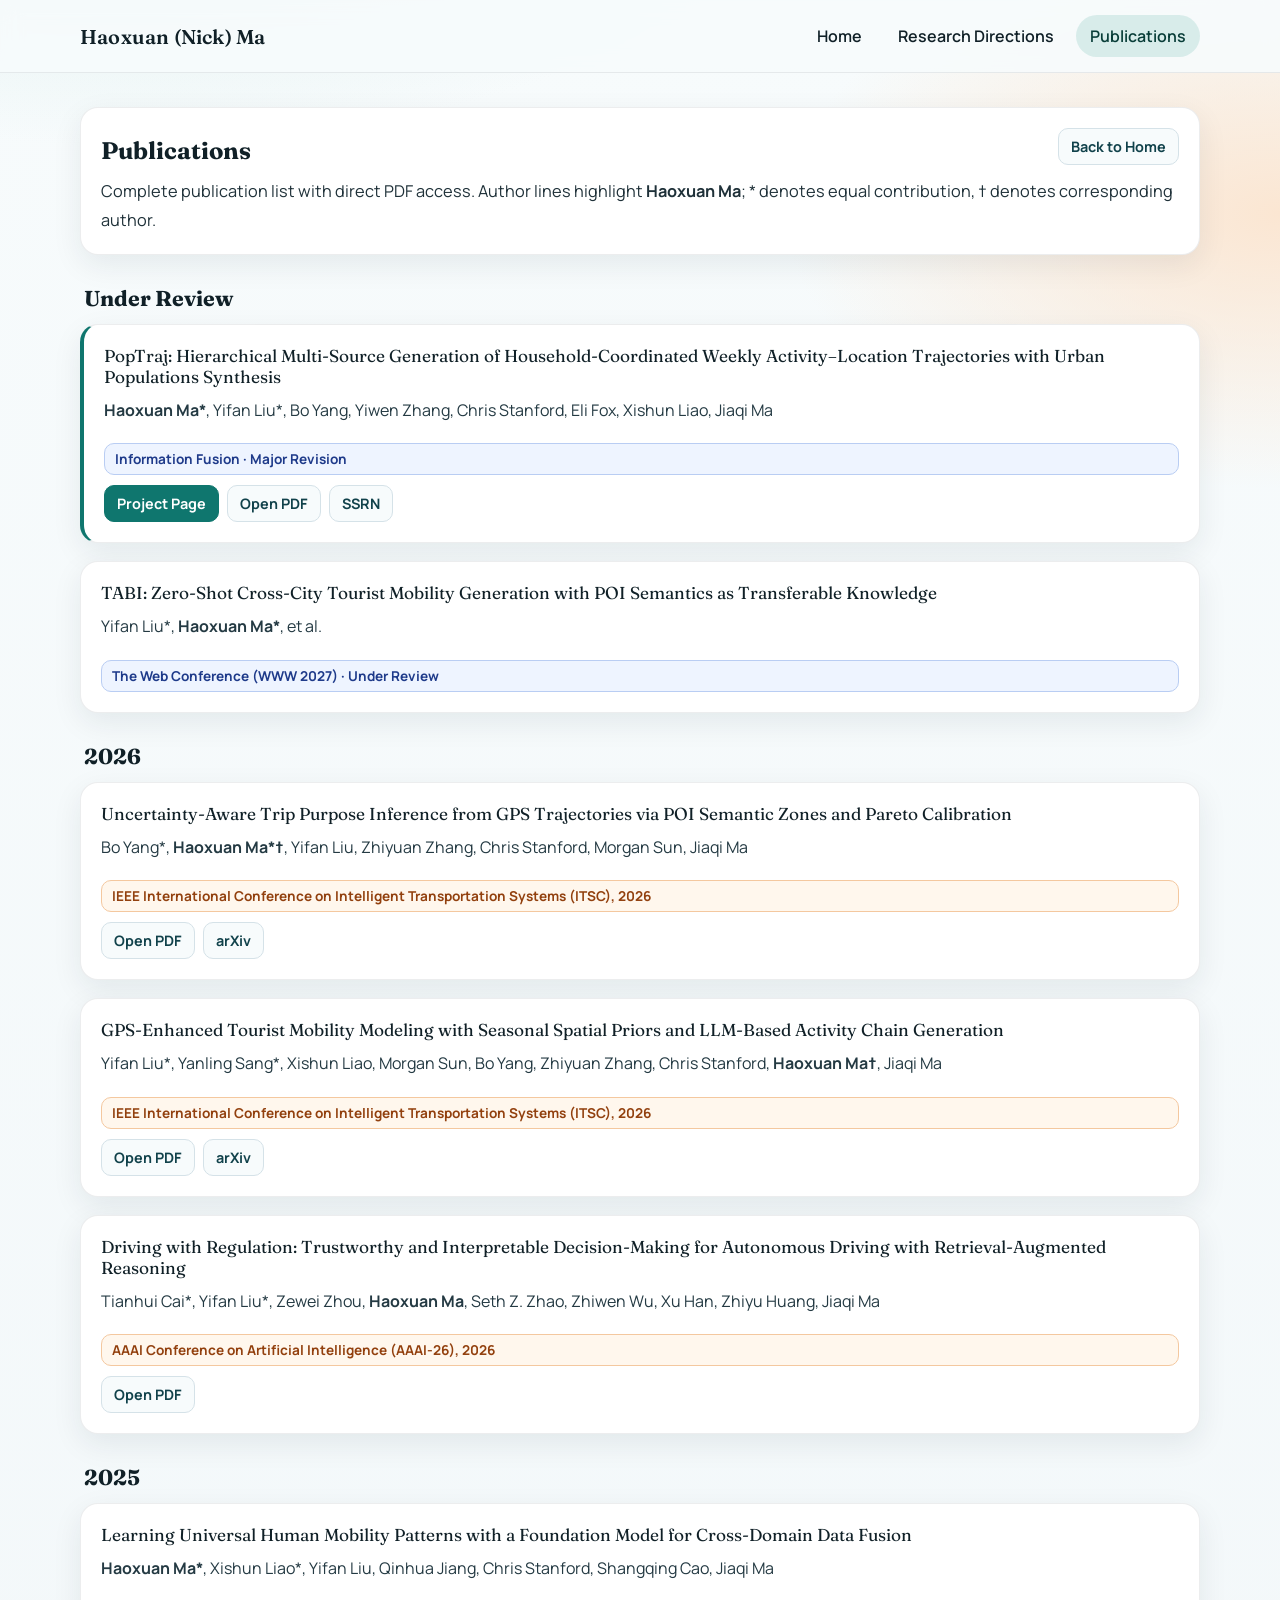
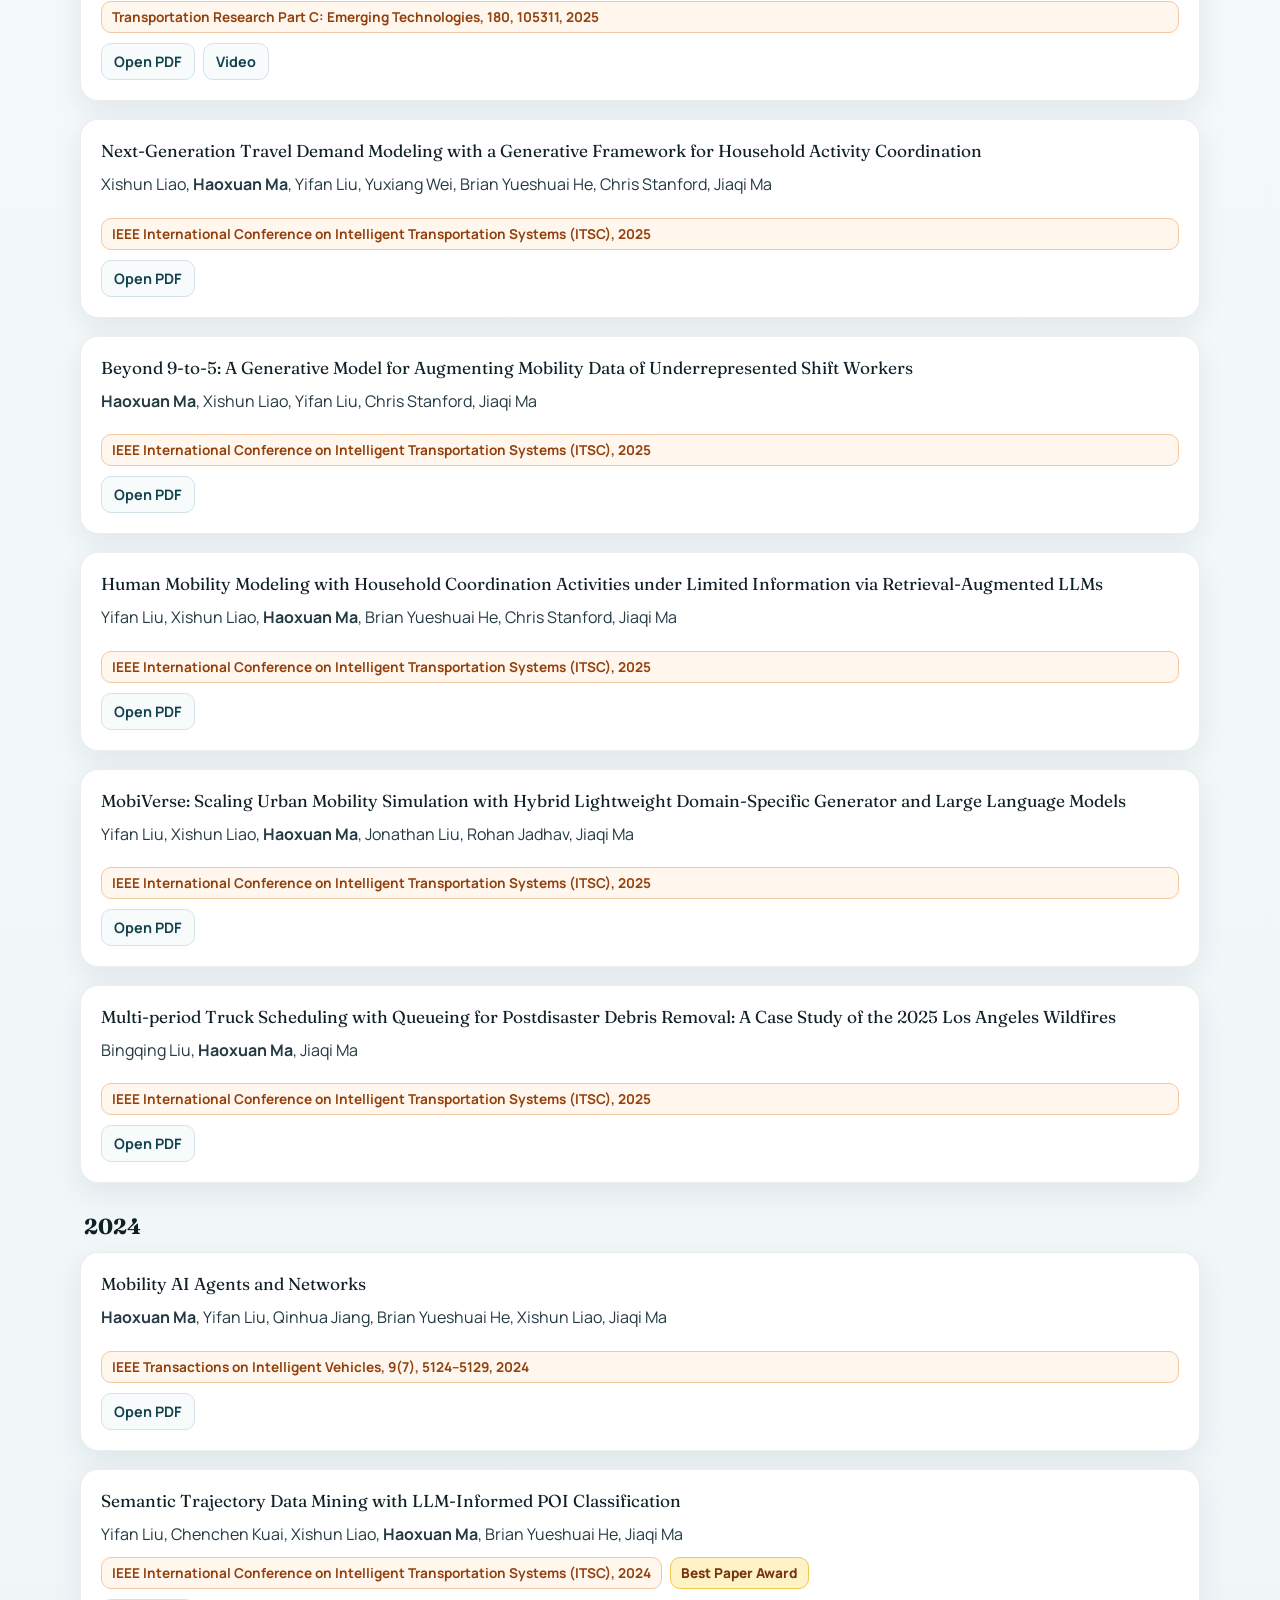
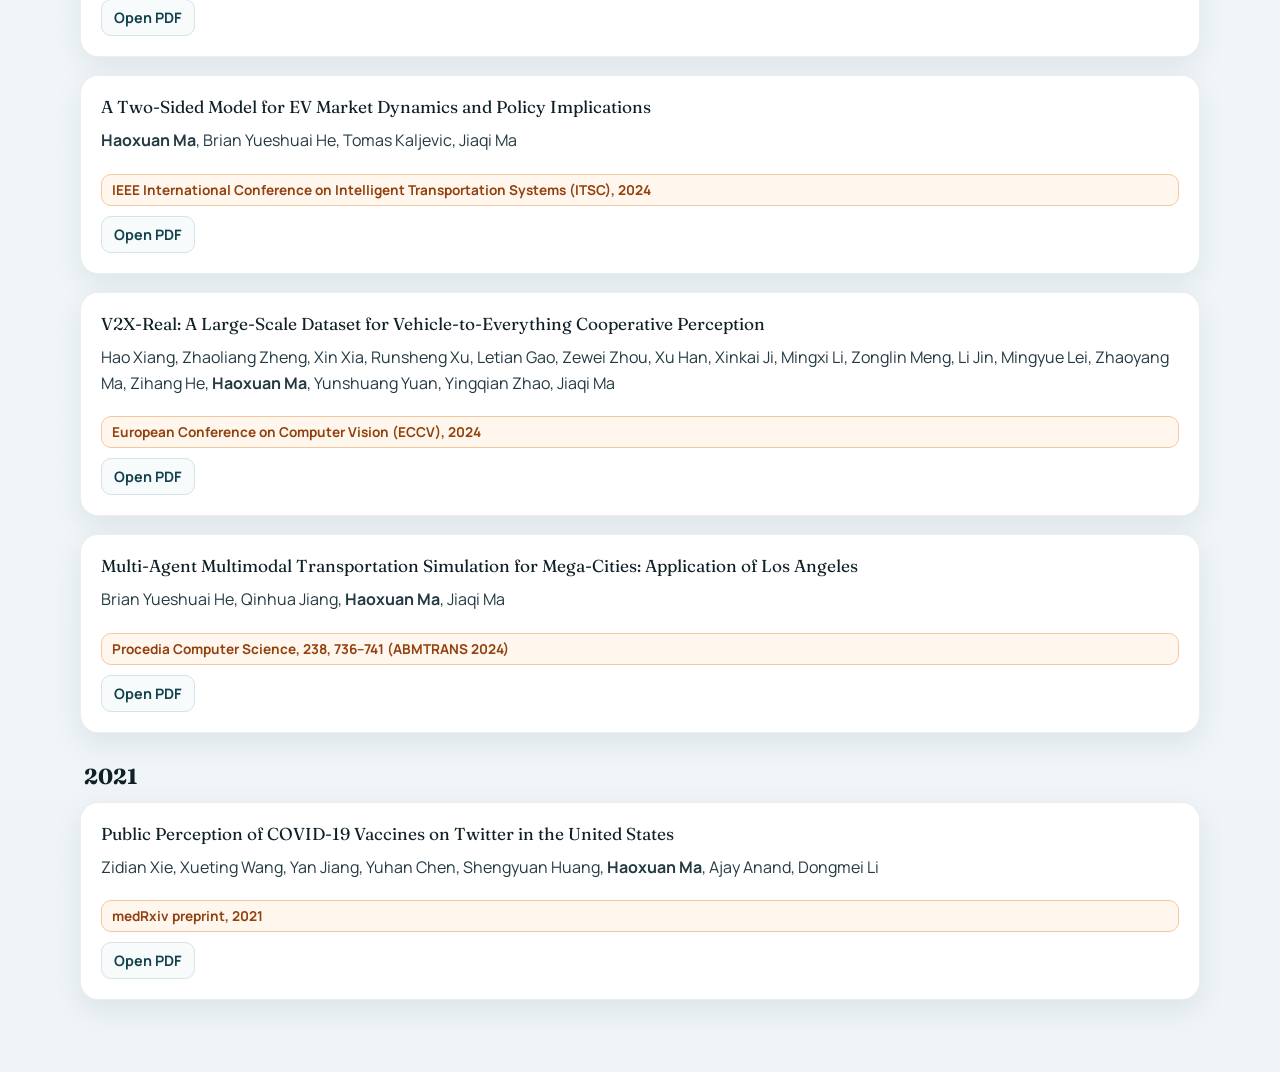
<file: publications.html>
﻿<!DOCTYPE html>
<html lang="en">
<head>
  <meta charset="UTF-8">
  <meta name="viewport" content="width=device-width, initial-scale=1.0">
  <meta name="author" content="Haoxuan Ma">
  <meta name="description" content="Full publication list for Haoxuan Ma with PDF links.">
  <title>Publications | Haoxuan Ma</title>
  <link rel="preconnect" href="https://fonts.googleapis.com">
  <link rel="preconnect" href="https://fonts.gstatic.com" crossorigin>
  <link href="https://fonts.googleapis.com/css2?family=Fraunces:opsz,wght@9..144,500;9..144,700&family=Manrope:wght@400;600;700;800&display=swap" rel="stylesheet">
  <link rel="stylesheet" href="assets/css/style.css">
</head>
<body>
  <header class="site-header">
    <div class="nav-wrap">
      <a class="brand" href="index.html">Haoxuan (Nick) Ma</a>
      <button class="nav-toggle" aria-label="Toggle navigation" aria-expanded="false">Menu</button>
      <nav class="nav-links" aria-label="Main Navigation">
        <a href="index.html">Home</a>
        <a href="research.html">Research Directions</a>
        <a class="active" href="publications.html">Publications</a>
      </nav>
    </div>
  </header>

  <main>
    <section class="card">
      <div class="section-head">
        <h1 style="margin:0;font-family:'Fraunces',Georgia,serif;">Publications</h1>
        <a class="button" href="index.html">Back to Home</a>
      </div>
      <p class="story">Complete publication list with direct PDF access. Author lines highlight <strong>Haoxuan Ma</strong>; * denotes equal contribution, &dagger; denotes corresponding author.</p>
    </section>

    <h2 class="pub-section-title">Under Review</h2>
    <section class="grid">
      <article class="card pub-card pub-featured">
        <p class="pub-title">PopTraj: Hierarchical Multi-Source Generation of Household-Coordinated Weekly Activity&ndash;Location Trajectories with Urban Populations Synthesis</p>
        <p class="pub-authors"><strong>Haoxuan Ma*</strong>, Yifan Liu*, Bo Yang, Yiwen Zhang, Chris Stanford, Eli Fox, Xishun Liao, Jiaqi Ma</p>
        <span class="venue-tag venue-review">Information Fusion &middot; Major Revision</span>
        <div class="pub-links">
          <a class="button button-primary" href="poptraj.html">Project Page</a>
          <a class="button" href="assets/papers/poptraj.pdf" target="_blank" rel="noopener noreferrer">Open PDF</a>
          <a class="button" href="https://ssrn.com/abstract=7484085" target="_blank" rel="noopener noreferrer">SSRN</a>
        </div>
      </article>

      <article class="card pub-card">
        <p class="pub-title">TABI: Zero-Shot Cross-City Tourist Mobility Generation with POI Semantics as Transferable Knowledge</p>
        <p class="pub-authors">Yifan Liu*, <strong>Haoxuan Ma*</strong>, et al.</p>
        <span class="venue-tag venue-review">The Web Conference (WWW 2027) &middot; Under Review</span>
      </article>
    </section>

    <h2 class="pub-section-title">2026</h2>
    <section class="grid">
      <article class="card pub-card">
        <p class="pub-title">Uncertainty-Aware Trip Purpose Inference from GPS Trajectories via POI Semantic Zones and Pareto Calibration</p>
        <p class="pub-authors">Bo Yang*, <strong>Haoxuan Ma*&dagger;</strong>, Yifan Liu, Zhiyuan Zhang, Chris Stanford, Morgan Sun, Jiaqi Ma</p>
        <span class="venue-tag">IEEE International Conference on Intelligent Transportation Systems (ITSC), 2026</span>
        <div class="pub-links">
          <a class="button" href="assets/papers/trip-purpose-inference.pdf" target="_blank" rel="noopener noreferrer">Open PDF</a>
          <a class="button" href="https://arxiv.org/abs/2605.01257" target="_blank" rel="noopener noreferrer">arXiv</a>
        </div>
      </article>

      <article class="card pub-card">
        <p class="pub-title">GPS-Enhanced Tourist Mobility Modeling with Seasonal Spatial Priors and LLM-Based Activity Chain Generation</p>
        <p class="pub-authors">Yifan Liu*, Yanling Sang*, Xishun Liao, Morgan Sun, Bo Yang, Zhiyuan Zhang, Chris Stanford, <strong>Haoxuan Ma&dagger;</strong>, Jiaqi Ma</p>
        <span class="venue-tag">IEEE International Conference on Intelligent Transportation Systems (ITSC), 2026</span>
        <div class="pub-links">
          <a class="button" href="assets/papers/tourist-mobility-modeling.pdf" target="_blank" rel="noopener noreferrer">Open PDF</a>
          <a class="button" href="https://arxiv.org/abs/2605.29578" target="_blank" rel="noopener noreferrer">arXiv</a>
        </div>
      </article>

      <article class="card pub-card">
        <p class="pub-title">Driving with Regulation: Trustworthy and Interpretable Decision-Making for Autonomous Driving with Retrieval-Augmented Reasoning</p>
        <p class="pub-authors">Tianhui Cai*, Yifan Liu*, Zewei Zhou, <strong>Haoxuan Ma</strong>, Seth Z. Zhao, Zhiwen Wu, Xu Han, Zhiyu Huang, Jiaqi Ma</p>
        <span class="venue-tag">AAAI Conference on Artificial Intelligence (AAAI-26), 2026</span>
        <div class="pub-links"><a class="button" href="assets/papers/drivereg.pdf" target="_blank" rel="noopener noreferrer">Open PDF</a></div>
      </article>
    </section>

    <h2 class="pub-section-title">2025</h2>
    <section class="grid">
      <article class="card pub-card">
        <p class="pub-title">Learning Universal Human Mobility Patterns with a Foundation Model for Cross-Domain Data Fusion</p>
        <p class="pub-authors"><strong>Haoxuan Ma*</strong>, Xishun Liao*, Yifan Liu, Qinhua Jiang, Chris Stanford, Shangqing Cao, Jiaqi Ma</p>
        <span class="venue-tag">Transportation Research Part C: Emerging Technologies, 180, 105311, 2025</span>
        <div class="pub-links">
          <a class="button" href="assets/papers/learning-universal-human-mobility.pdf" target="_blank" rel="noopener noreferrer">Open PDF</a>
          <a class="button" href="direction-foundation.html#trc-video">Video</a>
        </div>
      </article>

      <article class="card pub-card">
        <p class="pub-title">Next-Generation Travel Demand Modeling with a Generative Framework for Household Activity Coordination</p>
        <p class="pub-authors">Xishun Liao, <strong>Haoxuan Ma</strong>, Yifan Liu, Yuxiang Wei, Brian Yueshuai He, Chris Stanford, Jiaqi Ma</p>
        <span class="venue-tag">IEEE International Conference on Intelligent Transportation Systems (ITSC), 2025</span>
        <div class="pub-links"><a class="button" href="assets/papers/nextgen-travel-demand.pdf" target="_blank" rel="noopener noreferrer">Open PDF</a></div>
      </article>

      <article class="card pub-card">
        <p class="pub-title">Beyond 9-to-5: A Generative Model for Augmenting Mobility Data of Underrepresented Shift Workers</p>
        <p class="pub-authors"><strong>Haoxuan Ma</strong>, Xishun Liao, Yifan Liu, Chris Stanford, Jiaqi Ma</p>
        <span class="venue-tag">IEEE International Conference on Intelligent Transportation Systems (ITSC), 2025</span>
        <div class="pub-links"><a class="button" href="assets/papers/beyond-9-to-5.pdf" target="_blank" rel="noopener noreferrer">Open PDF</a></div>
      </article>

      <article class="card pub-card">
        <p class="pub-title">Human Mobility Modeling with Household Coordination Activities under Limited Information via Retrieval-Augmented LLMs</p>
        <p class="pub-authors">Yifan Liu, Xishun Liao, <strong>Haoxuan Ma</strong>, Brian Yueshuai He, Chris Stanford, Jiaqi Ma</p>
        <span class="venue-tag">IEEE International Conference on Intelligent Transportation Systems (ITSC), 2025</span>
        <div class="pub-links"><a class="button" href="assets/papers/household-rag-llm.pdf" target="_blank" rel="noopener noreferrer">Open PDF</a></div>
      </article>

      <article class="card pub-card">
        <p class="pub-title">MobiVerse: Scaling Urban Mobility Simulation with Hybrid Lightweight Domain-Specific Generator and Large Language Models</p>
        <p class="pub-authors">Yifan Liu, Xishun Liao, <strong>Haoxuan Ma</strong>, Jonathan Liu, Rohan Jadhav, Jiaqi Ma</p>
        <span class="venue-tag">IEEE International Conference on Intelligent Transportation Systems (ITSC), 2025</span>
        <div class="pub-links"><a class="button" href="assets/papers/mobiverse.pdf" target="_blank" rel="noopener noreferrer">Open PDF</a></div>
      </article>

      <article class="card pub-card">
        <p class="pub-title">Multi-period Truck Scheduling with Queueing for Postdisaster Debris Removal: A Case Study of the 2025 Los Angeles Wildfires</p>
        <p class="pub-authors">Bingqing Liu, <strong>Haoxuan Ma</strong>, Jiaqi Ma</p>
        <span class="venue-tag">IEEE International Conference on Intelligent Transportation Systems (ITSC), 2025</span>
        <div class="pub-links"><a class="button" href="assets/papers/truck-scheduling-wildfires.pdf" target="_blank" rel="noopener noreferrer">Open PDF</a></div>
      </article>
    </section>

    <h2 class="pub-section-title">2024</h2>
    <section class="grid">
      <article class="card pub-card">
        <p class="pub-title">Mobility AI Agents and Networks</p>
        <p class="pub-authors"><strong>Haoxuan Ma</strong>, Yifan Liu, Qinhua Jiang, Brian Yueshuai He, Xishun Liao, Jiaqi Ma</p>
        <span class="venue-tag">IEEE Transactions on Intelligent Vehicles, 9(7), 5124&ndash;5129, 2024</span>
        <div class="pub-links"><a class="button" href="assets/papers/mobility-ai-agents-networks.pdf" target="_blank" rel="noopener noreferrer">Open PDF</a></div>
      </article>

      <article class="card pub-card">
        <p class="pub-title">Semantic Trajectory Data Mining with LLM-Informed POI Classification</p>
        <p class="pub-authors">Yifan Liu, Chenchen Kuai, Xishun Liao, <strong>Haoxuan Ma</strong>, Brian Yueshuai He, Jiaqi Ma</p>
        <div class="tag-row">
          <span class="venue-tag">IEEE International Conference on Intelligent Transportation Systems (ITSC), 2024</span>
          <span class="award-tag">Best Paper Award</span>
        </div>
        <div class="pub-links"><a class="button" href="assets/papers/semantic-trajectory.pdf" target="_blank" rel="noopener noreferrer">Open PDF</a></div>
      </article>

      <article class="card pub-card">
        <p class="pub-title">A Two-Sided Model for EV Market Dynamics and Policy Implications</p>
        <p class="pub-authors"><strong>Haoxuan Ma</strong>, Brian Yueshuai He, Tomas Kaljevic, Jiaqi Ma</p>
        <span class="venue-tag">IEEE International Conference on Intelligent Transportation Systems (ITSC), 2024</span>
        <div class="pub-links"><a class="button" href="assets/papers/ev-two-sided.pdf" target="_blank" rel="noopener noreferrer">Open PDF</a></div>
      </article>

      <article class="card pub-card">
        <p class="pub-title">V2X-Real: A Large-Scale Dataset for Vehicle-to-Everything Cooperative Perception</p>
        <p class="pub-authors">Hao Xiang, Zhaoliang Zheng, Xin Xia, Runsheng Xu, Letian Gao, Zewei Zhou, Xu Han, Xinkai Ji, Mingxi Li, Zonglin Meng, Li Jin, Mingyue Lei, Zhaoyang Ma, Zihang He, <strong>Haoxuan Ma</strong>, Yunshuang Yuan, Yingqian Zhao, Jiaqi Ma</p>
        <span class="venue-tag">European Conference on Computer Vision (ECCV), 2024</span>
        <div class="pub-links"><a class="button" href="assets/papers/v2x-real.pdf" target="_blank" rel="noopener noreferrer">Open PDF</a></div>
      </article>

      <article class="card pub-card">
        <p class="pub-title">Multi-Agent Multimodal Transportation Simulation for Mega-Cities: Application of Los Angeles</p>
        <p class="pub-authors">Brian Yueshuai He, Qinhua Jiang, <strong>Haoxuan Ma</strong>, Jiaqi Ma</p>
        <span class="venue-tag">Procedia Computer Science, 238, 736&ndash;741 (ABMTRANS 2024)</span>
        <div class="pub-links"><a class="button" href="assets/papers/la-sim.pdf" target="_blank" rel="noopener noreferrer">Open PDF</a></div>
      </article>
    </section>

    <h2 class="pub-section-title">2021</h2>
    <section class="grid">
      <article class="card pub-card">
        <p class="pub-title">Public Perception of COVID-19 Vaccines on Twitter in the United States</p>
        <p class="pub-authors">Zidian Xie, Xueting Wang, Yan Jiang, Yuhan Chen, Shengyuan Huang, <strong>Haoxuan Ma</strong>, Ajay Anand, Dongmei Li</p>
        <span class="venue-tag">medRxiv preprint, 2021</span>
        <div class="pub-links"><a class="button" href="assets/papers/public-perception-covid-vaccine.pdf" target="_blank" rel="noopener noreferrer">Open PDF</a></div>
      </article>
    </section>
  </main>
  <script src="assets/js/site.js"></script>
</body>
</html>
</file>
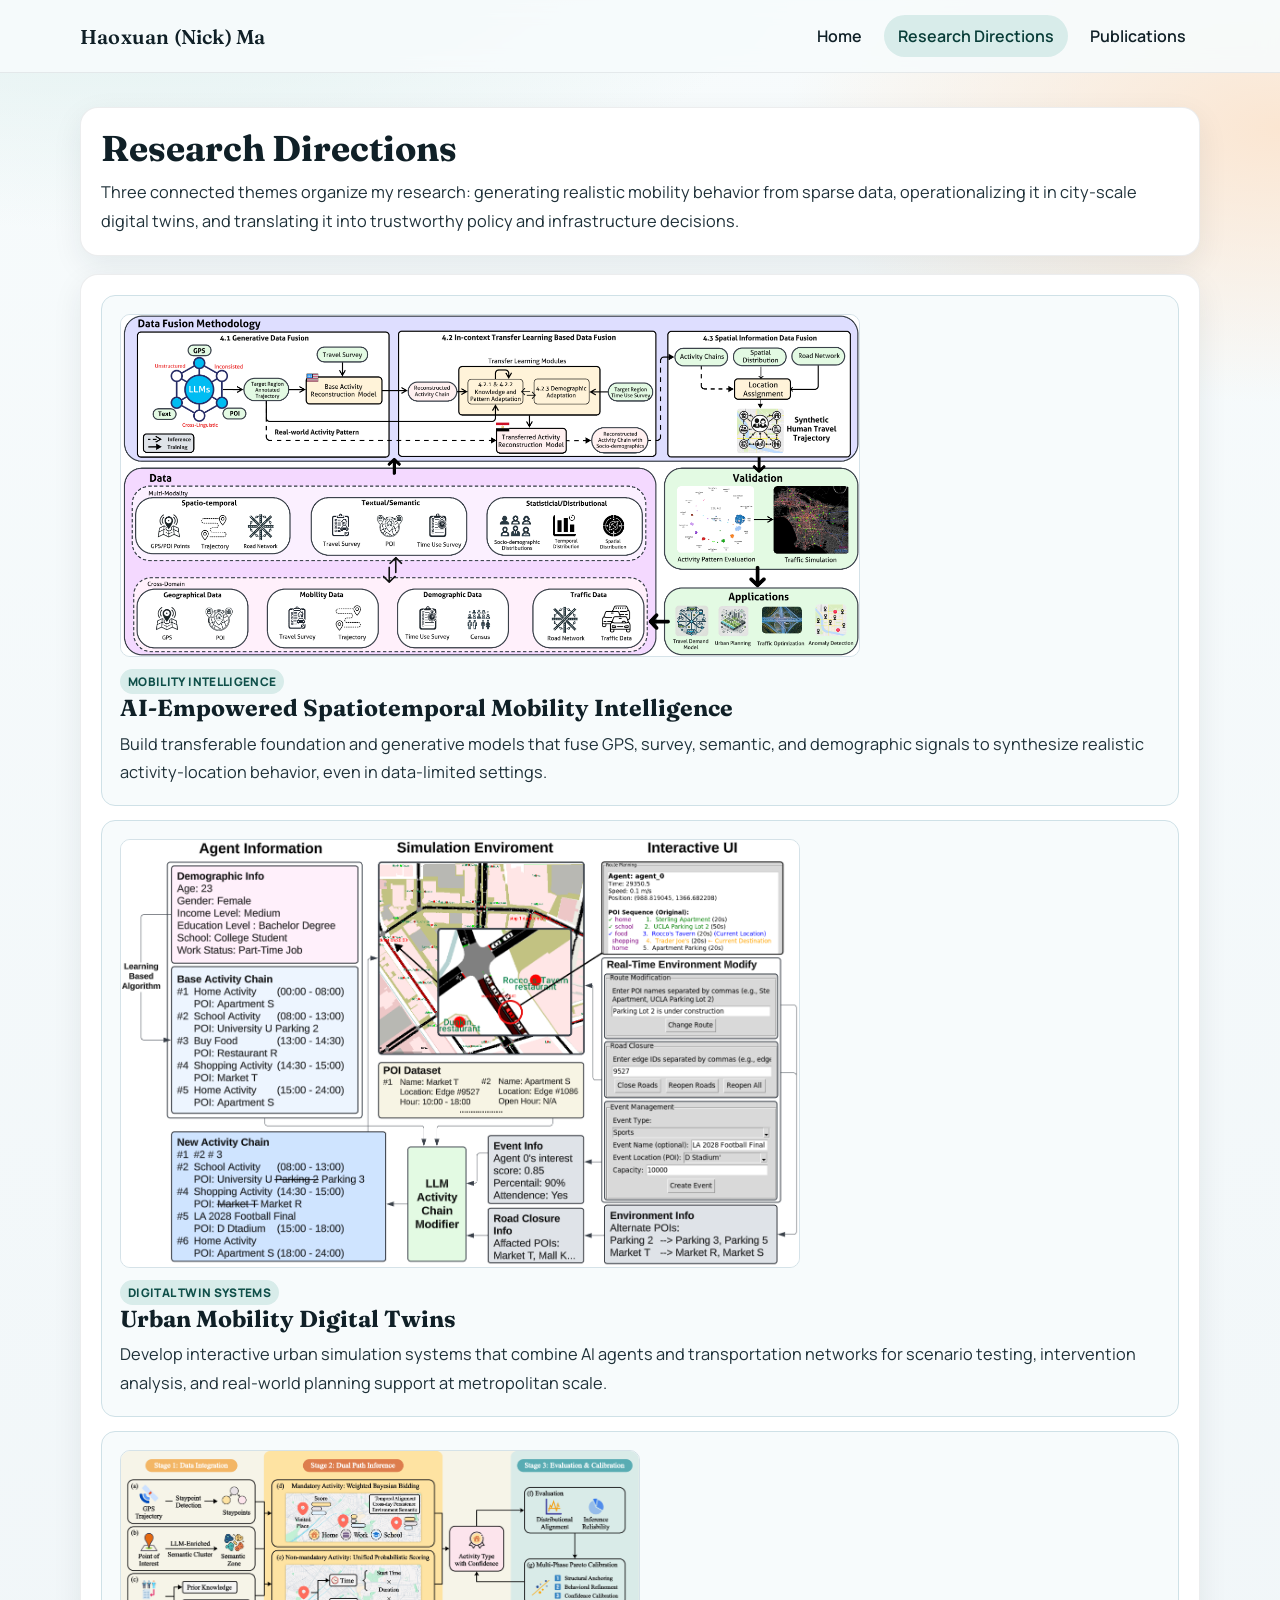
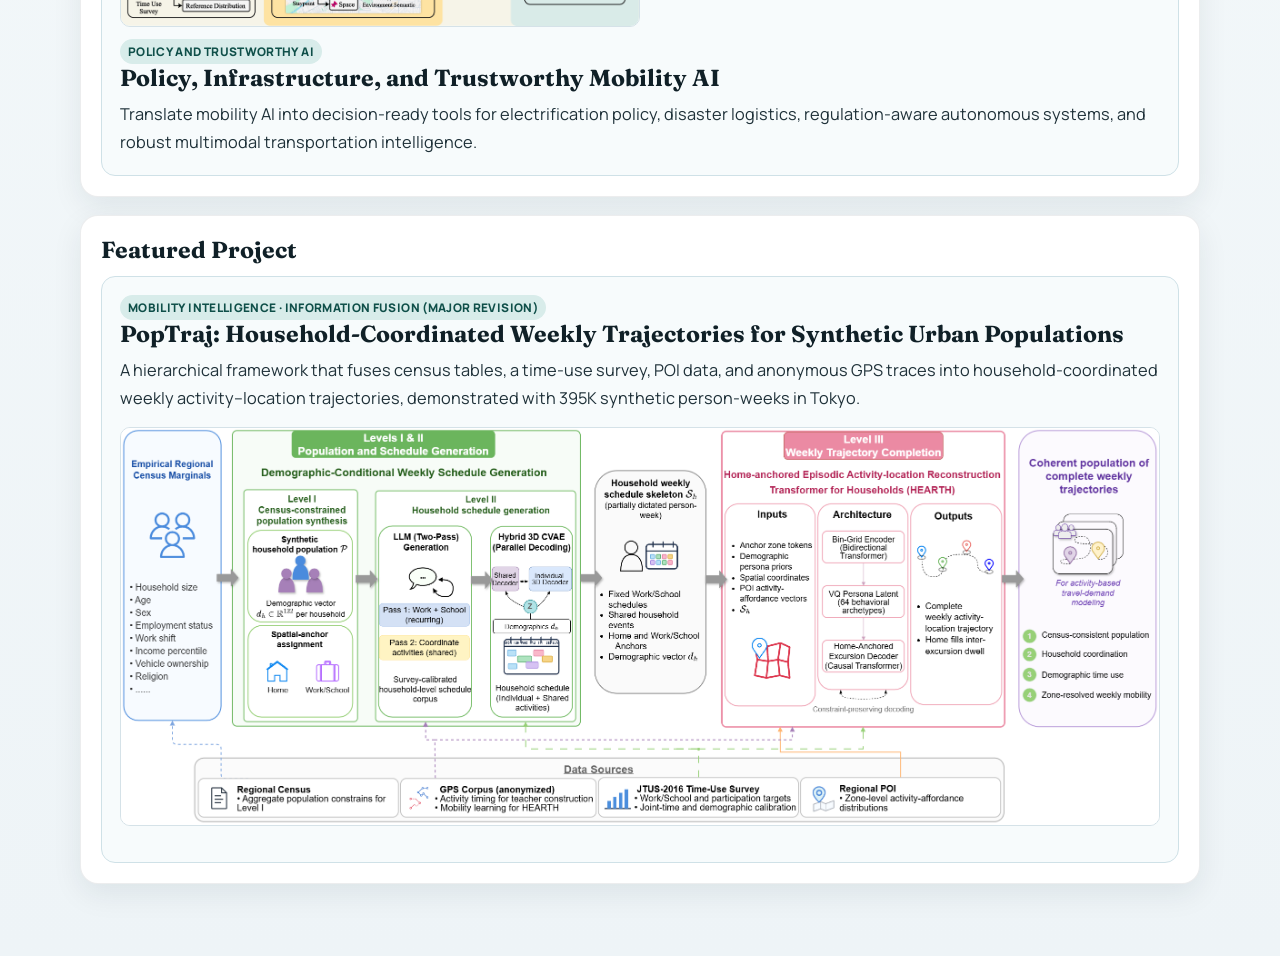
<file: research.html>
﻿<!DOCTYPE html>
<html lang="en">
<head>
  <meta charset="UTF-8">
  <meta name="viewport" content="width=device-width, initial-scale=1.0">
  <meta name="author" content="Haoxuan Ma">
  <meta name="description" content="Three core research directions for Haoxuan Ma with clickable detail pages.">
  <title>Research Directions | Haoxuan Ma</title>
  <link rel="preconnect" href="https://fonts.googleapis.com">
  <link rel="preconnect" href="https://fonts.gstatic.com" crossorigin>
  <link href="https://fonts.googleapis.com/css2?family=Fraunces:opsz,wght@9..144,500;9..144,700&family=Manrope:wght@400;600;700;800&display=swap" rel="stylesheet">
  <link rel="stylesheet" href="assets/css/style.css">
</head>
<body>
  <header class="site-header">
    <div class="nav-wrap">
      <a class="brand" href="index.html">Haoxuan (Nick) Ma</a>
      <button class="nav-toggle" aria-label="Toggle navigation" aria-expanded="false">Menu</button>
      <nav class="nav-links" aria-label="Main Navigation">
        <a href="index.html">Home</a>
        <a class="active" href="research.html">Research Directions</a>
        <a href="publications.html">Publications</a>
      </nav>
    </div>
  </header>

  <main>
    <section class="card">
      <h1 class="page-title">Research Directions</h1>
      <p class="story">
        Three connected themes organize my research: generating realistic mobility behavior from sparse data, operationalizing it in city-scale digital twins, and translating it into trustworthy policy and infrastructure decisions.
      </p>
    </section>

    <section class="card" style="margin-top:18px;">
      <div class="direction-overview">
        <a class="direction-card-link" href="direction-foundation.html">
          <article class="direction-card">
            <img class="direction-snapshot snapshot-foundation" src="assets/figures/foundation-maingraph.png" alt="Snapshot for mobility intelligence direction">
            <span class="project-meta">Mobility Intelligence</span>
            <h2>AI-Empowered Spatiotemporal Mobility Intelligence</h2>
            <p class="story">
              Build transferable foundation and generative models that fuse GPS, survey, semantic, and demographic signals to synthesize realistic activity-location behavior, even in data-limited settings.
            </p>
          </article>
        </a>

        <a class="direction-card-link" href="direction-digital-twin.html">
          <article class="direction-card">
            <img class="direction-snapshot snapshot-digital" src="assets/figures/mobiverse-flow.png" alt="Snapshot for urban mobility digital twins direction">
            <span class="project-meta">Digital Twin Systems</span>
            <h2>Urban Mobility Digital Twins</h2>
            <p class="story">
              Develop interactive urban simulation systems that combine AI agents and transportation networks for scenario testing, intervention analysis, and real-world planning support at metropolitan scale.
            </p>
          </article>
        </a>

        <a class="direction-card-link" href="direction-policy.html">
          <article class="direction-card">
            <img class="direction-snapshot snapshot-policy" src="assets/figures/semantic-methodology.png" alt="Snapshot for policy and trustworthy AI direction">
            <span class="project-meta">Policy and Trustworthy AI</span>
            <h2>Policy, Infrastructure, and Trustworthy Mobility AI</h2>
            <p class="story">
              Translate mobility AI into decision-ready tools for electrification policy, disaster logistics, regulation-aware autonomous systems, and robust multimodal transportation intelligence.
            </p>
          </article>
        </a>
      </div>
    </section>

    <section class="card" style="margin-top:18px;">
      <div class="section-head">
        <h2>Featured Project</h2>
      </div>
      <a class="direction-card-link" href="poptraj.html">
        <article class="direction-card">
          <span class="project-meta">Mobility Intelligence &middot; Information Fusion (Major Revision)</span>
          <h2>PopTraj: Household-Coordinated Weekly Trajectories for Synthetic Urban Populations</h2>
          <p class="story">
            A hierarchical framework that fuses census tables, a time-use survey, POI data, and anonymous GPS traces into household-coordinated weekly activity&ndash;location trajectories, demonstrated with 395K synthetic person-weeks in Tokyo.
          </p>
          <figure class="doc-figure">
            <img src="assets/figures/poptraj-framework.png" alt="PopTraj framework overview">
          </figure>
        </article>
      </a>
    </section>
  </main>
  <script src="assets/js/site.js"></script>
</body>
</html>
</file>
<file: assets/css/style.css>
﻿:root {
  --bg: #f3f7f9;
  --panel: #ffffff;
  --ink: #102027;
  --muted: #4f6670;
  --accent: #0f766e;
  --line: #d5e2e8;
  --shadow: 0 10px 30px rgba(15, 34, 49, 0.08);
  --radius: 18px;
}

* {
  box-sizing: border-box;
}

html {
  scroll-behavior: smooth;
}

body {
  margin: 0;
  color: var(--ink);
  font-family: "Manrope", "Avenir Next", "Segoe UI", sans-serif;
  background:
    radial-gradient(1200px 600px at 10% -5%, #d8ecea 0%, transparent 60%),
    radial-gradient(900px 500px at 100% 5%, #fbe6d2 0%, transparent 55%),
    linear-gradient(180deg, #f7fbfc 0%, #eef4f7 100%);
}

a {
  color: var(--accent);
  text-decoration: none;
}

a:hover {
  text-decoration: underline;
}

img,
video {
  max-width: 100%;
  display: block;
}

.site-header {
  position: sticky;
  top: 0;
  z-index: 20;
  background: rgba(247, 251, 252, 0.9);
  backdrop-filter: blur(10px);
  border-bottom: 1px solid rgba(16, 32, 39, 0.08);
}

.nav-wrap {
  width: min(1120px, 92vw);
  margin: 0 auto;
  display: flex;
  align-items: center;
  justify-content: space-between;
  gap: 18px;
  min-height: 72px;
}

.brand {
  font-family: "Fraunces", Georgia, serif;
  font-size: 1.25rem;
  font-weight: 600;
  letter-spacing: 0.01em;
  color: var(--ink);
}

.nav-toggle {
  border: 1px solid var(--line);
  background: var(--panel);
  border-radius: 10px;
  color: var(--ink);
  font-size: 1rem;
  padding: 8px 10px;
  display: none;
}

.nav-links {
  display: flex;
  gap: 8px;
}

.nav-links a {
  color: var(--ink);
  font-weight: 600;
  padding: 10px 14px;
  border-radius: 999px;
  transition: background-color 180ms ease, color 180ms ease;
}

.nav-links a:hover,
.nav-links a.active {
  background: #d8ecea;
  color: #083d38;
  text-decoration: none;
}

main {
  width: min(1120px, 92vw);
  margin: 0 auto;
  padding: 34px 0 72px;
}

.hero {
  display: grid;
  grid-template-columns: 280px 1fr;
  gap: 32px;
  align-items: center;
  background: var(--panel);
  border: 1px solid rgba(16, 32, 39, 0.08);
  border-radius: calc(var(--radius) + 6px);
  box-shadow: var(--shadow);
  padding: clamp(20px, 3vw, 34px);
  margin-bottom: 26px;
}

.hero-photo {
  width: 100%;
  border-radius: 16px;
  object-fit: cover;
  aspect-ratio: 4 / 5;
  border: 1px solid var(--line);
}

.hero h1,
.page-title {
  font-family: "Fraunces", Georgia, serif;
  font-size: clamp(2rem, 3.4vw, 3rem);
  line-height: 1.12;
  margin: 0 0 10px;
}

.page-title {
  font-size: clamp(1.7rem, 2.8vw, 2.4rem);
}

.subtitle {
  margin: 0 0 16px;
  font-size: 1rem;
  color: var(--muted);
  font-weight: 600;
}

.bio,
.story {
  margin: 0;
  font-size: 1.02rem;
  line-height: 1.75;
  color: #1f3139;
}

.token-row {
  display: flex;
  flex-wrap: wrap;
  gap: 10px;
  margin-top: 16px;
  visibility: visible;
  opacity: 1;
}

.token {
  display: inline-flex;
  align-items: center;
  gap: 6px;
  border: 1px solid var(--line);
  background: #f6fafb;
  color: #13434c;
  border-radius: 999px;
  font-size: 0.9rem;
  font-weight: 700;
  padding: 8px 12px;
}

.hero .token {
  display: inline-flex !important;
}

.token:hover {
  border-color: #97bdc2;
  text-decoration: none;
}

.grid {
  display: grid;
  gap: 18px;
}

.grid.two {
  grid-template-columns: repeat(2, minmax(0, 1fr));
}

.card {
  background: var(--panel);
  border: 1px solid rgba(16, 32, 39, 0.08);
  border-radius: var(--radius);
  box-shadow: var(--shadow);
  padding: 20px;
}

.card h2,
.card h3 {
  font-family: "Fraunces", Georgia, serif;
  margin: 0 0 10px;
  line-height: 1.2;
}

.card h2 {
  font-size: 1.45rem;
}

.card h3 {
  font-size: 1.18rem;
}

.metrics {
  display: flex;
  flex-wrap: wrap;
  gap: 10px;
  margin: 12px 0 0;
  padding: 0;
  list-style: none;
}

.metrics li {
  background: #eff7f7;
  border: 1px solid #c8e2df;
  color: #0f5752;
  border-radius: 999px;
  padding: 8px 12px;
  font-size: 0.9rem;
  font-weight: 700;
}

.item-list {
  margin: 0;
  padding-left: 18px;
  color: #253840;
  line-height: 1.7;
}

.item-list li + li {
  margin-top: 8px;
}

.section-head {
  display: flex;
  align-items: flex-end;
  justify-content: space-between;
  gap: 16px;
  margin-bottom: 12px;
}

.section-head h2 {
  margin: 0;
}

.venue-tag {
  display: inline-flex;
  align-items: center;
  margin-top: 10px;
  background: #fff7ed;
  border: 1px solid #f4c89f;
  color: #92400e;
  border-radius: 10px;
  padding: 6px 10px;
  font-size: 0.85rem;
  font-weight: 700;
}

.pub-card {
  display: grid;
  gap: 10px;
}

.pub-title {
  margin: 0;
  font-size: 1.08rem;
  font-family: "Fraunces", Georgia, serif;
}

.pub-authors {
  margin: 0;
  color: #243a43;
  line-height: 1.65;
}

.pub-links {
  display: flex;
  flex-wrap: wrap;
  gap: 8px;
}

.button {
  display: inline-flex;
  align-items: center;
  justify-content: center;
  border: 1px solid var(--line);
  border-radius: 10px;
  background: #f7fbfc;
  color: #11424b;
  padding: 8px 12px;
  font-size: 0.9rem;
  font-weight: 700;
}

.button:hover {
  background: #edf6f7;
  text-decoration: none;
}

.figure-grid,
.media-grid {
  display: grid;
  grid-template-columns: repeat(2, minmax(0, 1fr));
  gap: 10px;
  margin-top: 14px;
}

.figure-grid img,
.media-grid img,
.media-grid video {
  border-radius: 12px;
  border: 1px solid var(--line);
  background: #0f1f28;
}

.figure-grid img,
.media-grid img {
  aspect-ratio: 16 / 10;
  object-fit: cover;
}

.media-grid video {
  width: 100%;
  height: auto;
  max-height: 540px;
  object-fit: contain;
}

.figure-grid figure,
.media-grid figure {
  margin: 0;
}

.figure-grid figcaption,
.media-grid figcaption {
  margin-top: 6px;
  font-size: 0.83rem;
  color: var(--muted);
}

.project-grid {
  display: grid;
  grid-template-columns: repeat(3, minmax(0, 1fr));
  gap: 14px;
}

.project-card {
  display: grid;
  gap: 8px;
  padding: 16px;
  border: 1px solid #cfe1e7;
  border-radius: 14px;
  background: #f7fbfc;
  color: #142a32;
  transition: transform 180ms ease, box-shadow 180ms ease, border-color 180ms ease;
}

.project-card:hover {
  text-decoration: none;
  transform: translateY(-2px);
  border-color: #9fc4cc;
  box-shadow: 0 10px 20px rgba(20, 42, 50, 0.12);
}

.project-card h3 {
  margin: 0;
  font-size: 1.05rem;
  font-family: "Fraunces", Georgia, serif;
}

.direction-overview {
  display: grid;
  gap: 14px;
}

.direction-card-link {
  display: block;
  color: inherit;
}

.direction-card-link:hover {
  text-decoration: none;
}

.direction-card {
  border: 1px solid #cfe1e7;
  border-radius: 14px;
  background: #f7fbfc;
  padding: 18px;
  transition: transform 180ms ease, box-shadow 180ms ease, border-color 180ms ease;
}

.direction-card-link:hover .direction-card {
  transform: translateY(-2px);
  border-color: #9fc4cc;
  box-shadow: 0 10px 20px rgba(20, 42, 50, 0.12);
}

.direction-card h2 {
  margin: 0 0 8px;
}

.direction-snapshot {
  width: auto;
  max-width: 100%;
  height: auto;
  border-radius: 10px;
  border: 1px solid var(--line);
  object-fit: initial;
  background: transparent;
  margin-bottom: 12px;
}

.snapshot-foundation {
  max-width: 740px;
}

.snapshot-digital {
  max-width: 680px;
}

.snapshot-policy {
  max-width: 520px;
}

.writeup-section + .writeup-section {
  margin-top: 16px;
}

.writeup-section h2 {
  margin: 0 0 8px;
}

.writeup-grid {
  display: grid;
  grid-template-columns: repeat(2, minmax(0, 1fr));
  gap: 12px;
}

.impact-box {
  border: 1px solid #cfe1e7;
  border-radius: 12px;
  background: #f7fbfc;
  padding: 14px;
}

.markdown-page {
  background: var(--panel);
  border: 1px solid rgba(16, 32, 39, 0.08);
  border-radius: var(--radius);
  box-shadow: var(--shadow);
  padding: 26px;
}

.markdown-page h1,
.markdown-page h2,
.markdown-page h3 {
  font-family: "Fraunces", Georgia, serif;
  line-height: 1.25;
}

.markdown-page h1 {
  margin: 0 0 8px;
  font-size: clamp(1.9rem, 3vw, 2.5rem);
}

.markdown-page h2 {
  margin: 26px 0 10px;
  font-size: 1.35rem;
}

.markdown-page h3 {
  margin: 18px 0 8px;
  font-size: 1.08rem;
}

.markdown-page p {
  margin: 0 0 12px;
  line-height: 1.72;
  color: #20343d;
}

.markdown-page ul {
  margin: 0 0 12px;
  padding-left: 20px;
  line-height: 1.7;
}

.doc-figure {
  margin: 14px 0 18px;
}

.doc-figure img,
.doc-figure video {
  width: 100%;
  border-radius: 10px;
  border: 1px solid var(--line);
}

.doc-figure img {
  max-height: 520px;
  object-fit: contain;
  background: #ffffff;
}

.doc-figure video {
  height: auto;
  max-height: 540px;
  object-fit: contain;
  background: #0f1f28;
}

.figure-transparent {
  background: #ffffff !important;
  border: 1px solid #d6e1e7 !important;
}

.doc-figure figcaption {
  margin-top: 6px;
  color: var(--muted);
  font-size: 0.85rem;
}

.project-meta {
  display: inline-block;
  width: fit-content;
  font-size: 0.74rem;
  font-weight: 800;
  text-transform: uppercase;
  letter-spacing: 0.03em;
  padding: 4px 8px;
  border-radius: 999px;
  color: #0f4f49;
  background: #d8ecea;
}

.project-desc {
  margin: 0;
  font-size: 0.93rem;
  line-height: 1.55;
  color: #29414a;
}

.detail-section + .detail-section {
  margin-top: 18px;
}

.back-link {
  margin-bottom: 12px;
}

/* Publications page */
.pub-section-title {
  font-family: "Fraunces", Georgia, serif;
  font-size: 1.35rem;
  margin: 30px 0 12px;
  padding-left: 4px;
  color: var(--ink);
}

.venue-tag.venue-review {
  background: #eef4ff;
  border-color: #b9cdf3;
  color: #1e3a8a;
}

.tag-row {
  display: flex;
  flex-wrap: wrap;
  gap: 8px;
  align-items: center;
}

.tag-row .venue-tag {
  margin-top: 0;
}

.award-tag {
  display: inline-flex;
  align-items: center;
  background: #fef3c7;
  border: 1px solid #f2c94c;
  color: #78350f;
  border-radius: 10px;
  padding: 6px 10px;
  font-size: 0.85rem;
  font-weight: 800;
}

.pub-featured {
  border-left: 4px solid var(--accent);
}

.button-primary {
  background: var(--accent);
  border-color: var(--accent);
  color: #ffffff;
}

.button-primary:hover {
  background: #0b5f58;
  color: #ffffff;
}

/* PopTraj project page */
.project-hero {
  background: var(--panel);
  border: 1px solid rgba(16, 32, 39, 0.08);
  border-radius: calc(var(--radius) + 6px);
  box-shadow: var(--shadow);
  padding: clamp(22px, 3.4vw, 40px);
}

.project-hero .project-meta {
  margin-bottom: 14px;
}

.project-name {
  font-family: "Fraunces", Georgia, serif;
  font-size: clamp(2.4rem, 5vw, 3.6rem);
  line-height: 1.05;
  margin: 0 0 10px;
  color: var(--accent);
}

.project-fulltitle {
  font-family: "Fraunces", Georgia, serif;
  font-size: clamp(1.15rem, 2vw, 1.45rem);
  line-height: 1.35;
  margin: 0 0 16px;
  color: var(--ink);
  max-width: 900px;
}

.project-authors {
  margin: 0 0 4px;
  line-height: 1.7;
  color: #243a43;
}

.project-affil {
  margin: 0 0 18px;
  font-size: 0.9rem;
  color: var(--muted);
}

.project-hero .pub-links .button {
  padding: 10px 16px;
}

.tldr {
  margin: 0;
  font-size: 1.05rem;
  line-height: 1.75;
  color: #1f3139;
}

.stat-grid {
  display: grid;
  grid-template-columns: repeat(4, minmax(0, 1fr));
  gap: 12px;
  margin-top: 18px;
}

.stat-tile {
  border: 1px solid #cfe1e7;
  border-radius: 14px;
  background: #f7fbfc;
  padding: 16px;
}

.stat-value {
  display: block;
  font-family: "Fraunces", Georgia, serif;
  font-size: clamp(1.6rem, 2.6vw, 2.1rem);
  line-height: 1.1;
  color: var(--ink);
  margin-bottom: 6px;
}

.stat-label {
  display: block;
  font-size: 0.88rem;
  line-height: 1.5;
  color: var(--muted);
}

.level-grid {
  display: grid;
  grid-template-columns: repeat(3, minmax(0, 1fr));
  gap: 14px;
  margin-top: 6px;
}

.level-card {
  border: 1px solid #cfe1e7;
  border-radius: 14px;
  background: #f7fbfc;
  padding: 16px;
}

.level-card .level-tag {
  display: inline-block;
  font-size: 0.74rem;
  font-weight: 800;
  text-transform: uppercase;
  letter-spacing: 0.04em;
  color: var(--accent);
  margin-bottom: 6px;
}

.level-card h3 {
  margin: 0 0 8px;
  font-family: "Fraunces", Georgia, serif;
  font-size: 1.08rem;
}

.level-card p {
  margin: 0;
  font-size: 0.94rem;
  line-height: 1.6;
  color: #29414a;
}

.split {
  display: grid;
  grid-template-columns: minmax(0, 1fr) minmax(0, 1fr);
  gap: 24px;
  align-items: center;
}

.bar-chart {
  display: grid;
  gap: 6px;
  margin: 8px 0 4px;
}

.bar-row {
  display: grid;
  grid-template-columns: 150px minmax(0, 1fr) 56px;
  gap: 10px;
  align-items: center;
  padding: 3px 4px;
  border-radius: 6px;
}

.bar-row:hover {
  background: #eef5f6;
}

.bar-name {
  font-size: 0.88rem;
  color: #29414a;
  text-align: right;
}

.bar-track {
  height: 14px;
}

.bar-fill {
  display: block;
  height: 100%;
  border-radius: 0 4px 4px 0;
  background: #b7c8ce;
}

.bar-value {
  font-size: 0.86rem;
  font-variant-numeric: tabular-nums;
  color: var(--muted);
}

.bar-row.is-ours .bar-name,
.bar-row.is-ours .bar-value {
  color: var(--ink);
  font-weight: 800;
}

.bar-row.is-ours .bar-fill {
  background: var(--accent);
}

.chart-note {
  margin: 6px 0 0;
  font-size: 0.85rem;
  color: var(--muted);
}

.bibtex {
  position: relative;
  margin: 0;
  background: #0f1f28;
  color: #dbe9ee;
  border-radius: 12px;
  padding: 18px;
  font-size: 0.85rem;
  line-height: 1.6;
  overflow-x: auto;
}

.copy-button {
  position: absolute;
  top: 10px;
  right: 10px;
  border: 1px solid #36505b;
  background: #18303b;
  color: #dbe9ee;
  border-radius: 8px;
  padding: 5px 10px;
  font: inherit;
  font-size: 0.8rem;
  font-weight: 700;
  cursor: pointer;
}

.copy-button:hover {
  background: #21404d;
}

.footer {
  width: min(1120px, 92vw);
  margin: 0 auto 36px;
  color: var(--muted);
  font-size: 0.9rem;
}

@media (max-width: 1080px) {
  .project-grid {
    grid-template-columns: repeat(2, minmax(0, 1fr));
  }
}

@media (max-width: 980px) {
  .hero {
    grid-template-columns: 1fr;
  }

  .hero-photo {
    max-width: 300px;
  }

  .grid.two {
    grid-template-columns: 1fr;
  }

  .stat-grid {
    grid-template-columns: repeat(2, minmax(0, 1fr));
  }

  .level-grid,
  .split {
    grid-template-columns: 1fr;
  }
}

@media (max-width: 760px) {
  .nav-toggle {
    display: inline-flex;
  }

  .nav-links {
    position: absolute;
    top: 72px;
    left: 4vw;
    right: 4vw;
    display: none;
    flex-direction: column;
    background: var(--panel);
    border: 1px solid var(--line);
    border-radius: 14px;
    padding: 8px;
    box-shadow: var(--shadow);
  }

  .nav-links.open {
    display: flex;
  }

  .figure-grid,
  .media-grid,
  .project-grid,
  .writeup-grid {
    grid-template-columns: 1fr;
  }

  .bar-row {
    grid-template-columns: 110px minmax(0, 1fr) 50px;
  }
}
</file>
